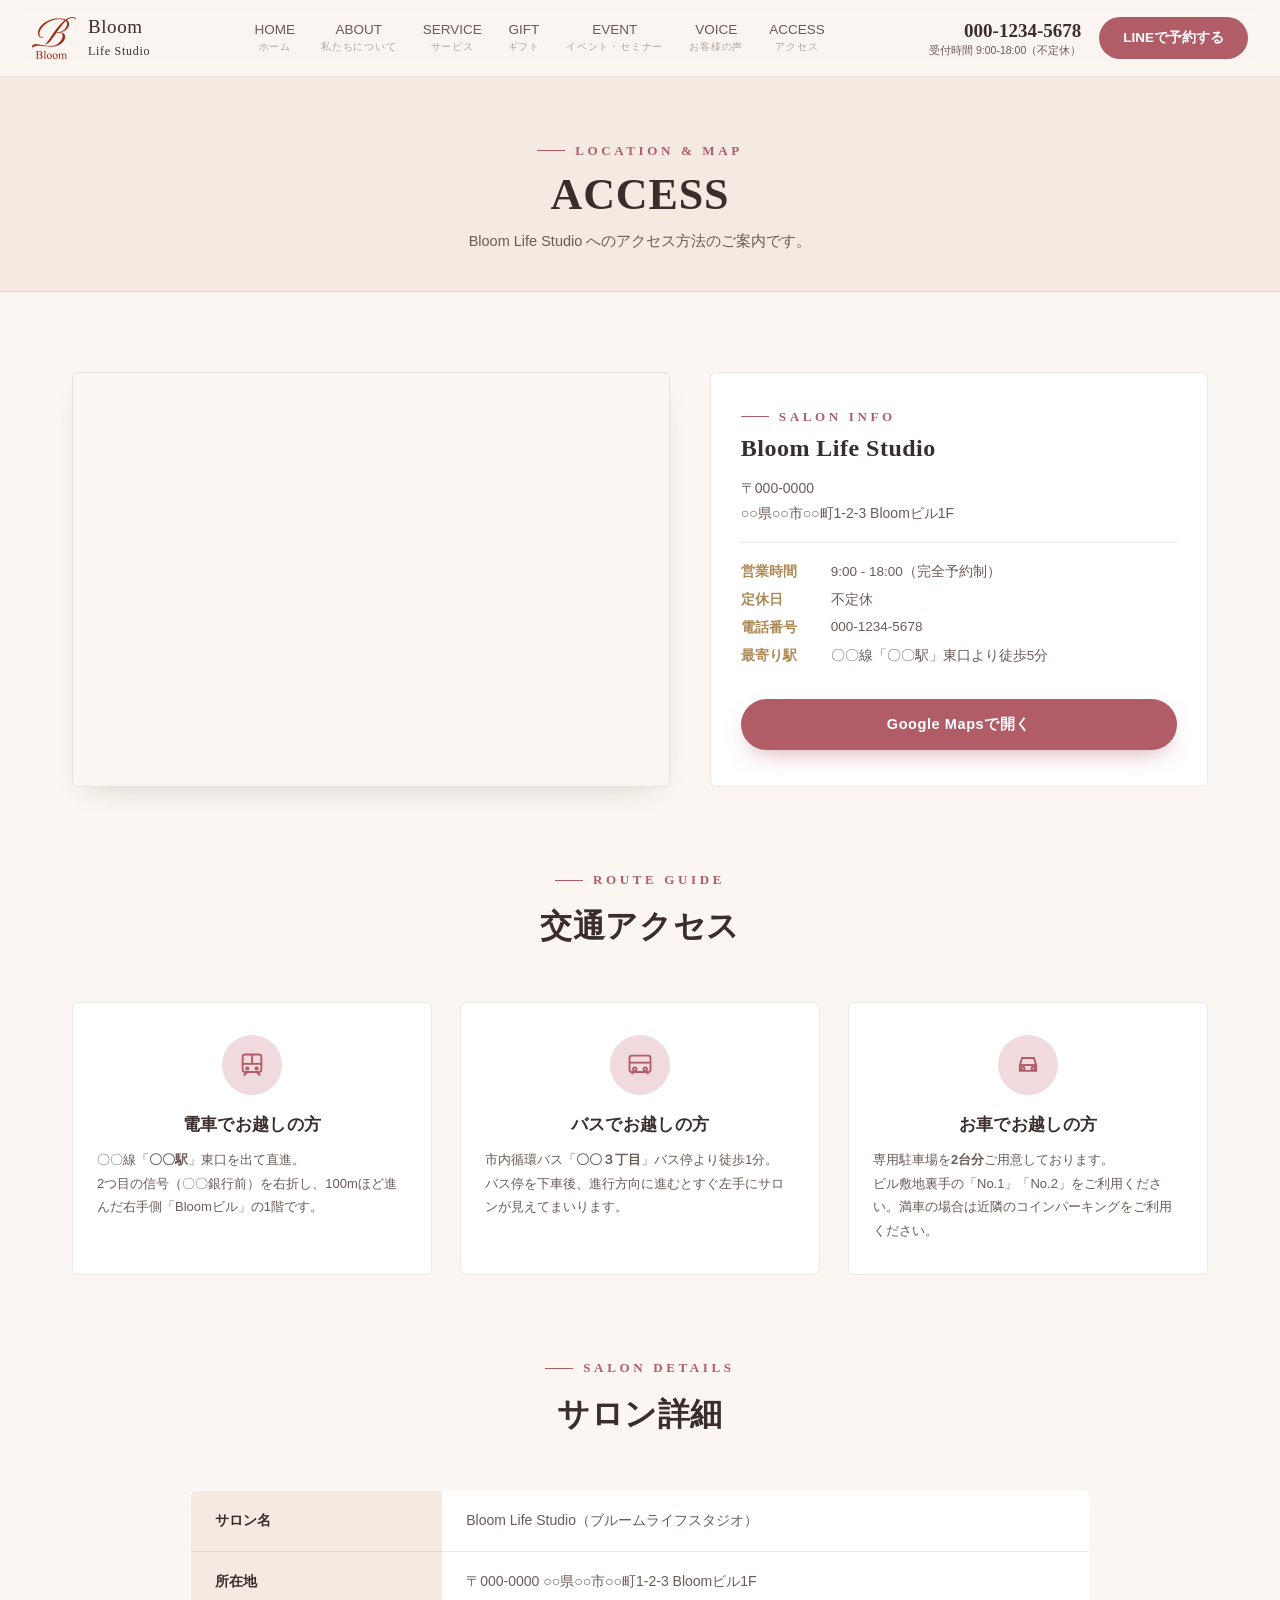
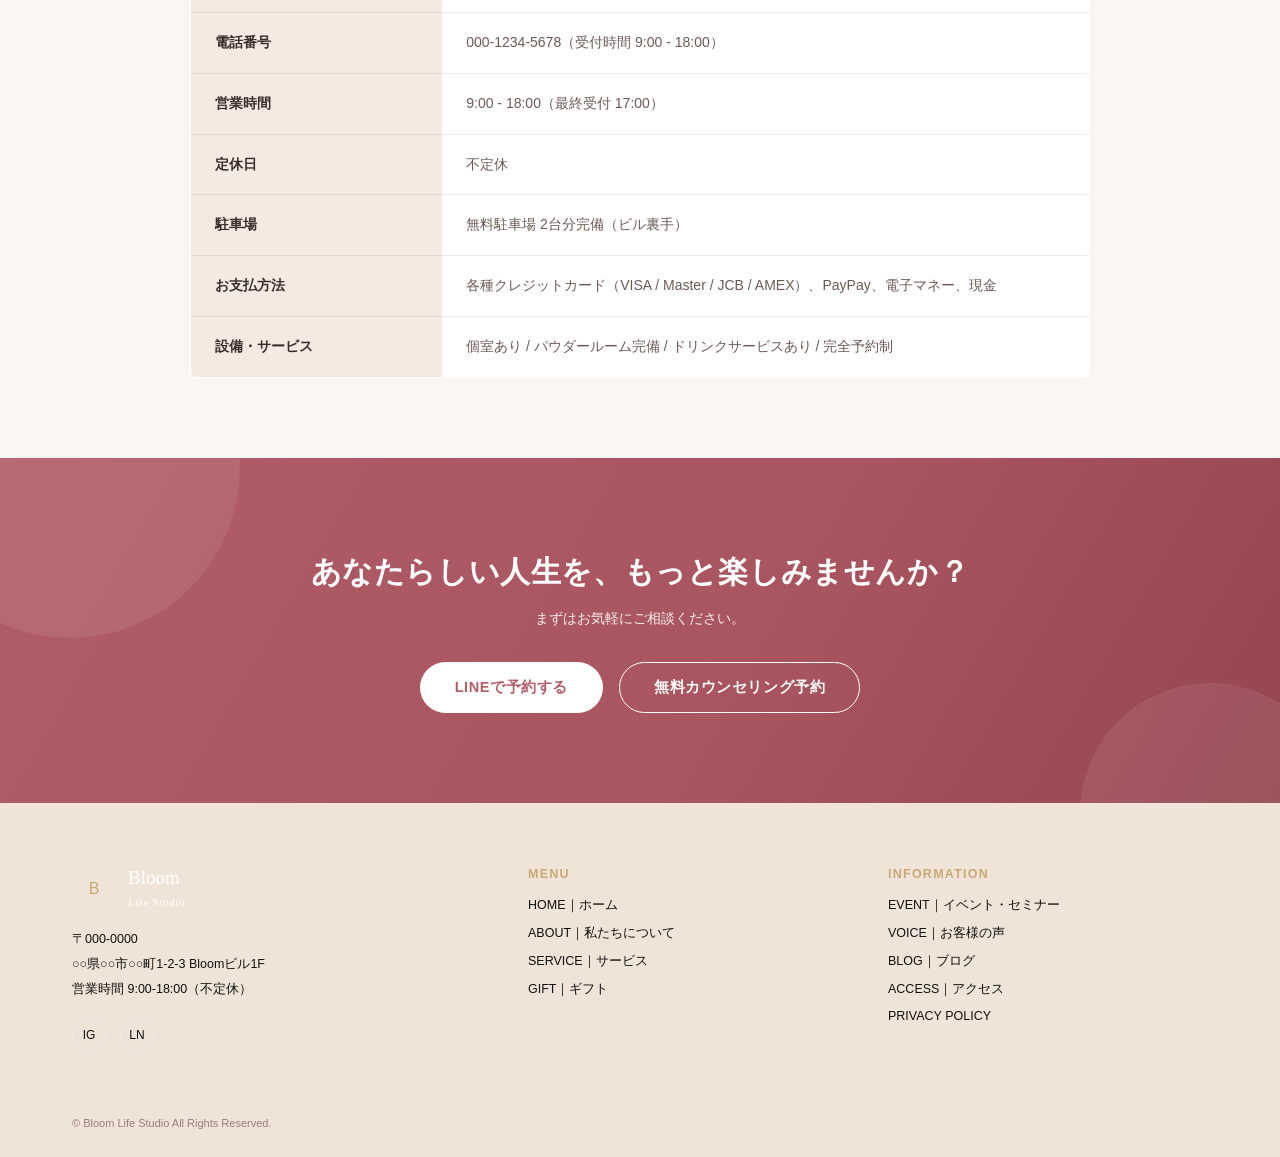
<file: access.html>
<!DOCTYPE html>
<html lang="ja">

<head>
  <meta charset="UTF-8">
  <meta name="viewport" content="width=device-width, initial-scale=1.0">
  <title>ACCESS | Bloom Life Studio - 女性の人生をトータルサポートするライフスタイルサロン</title>
  <link rel="preconnect" href="https://fonts.googleapis.com">
  <link rel="stylesheet" href="style.css">
  <link rel="stylesheet" href="access.css">
</head>

<body>

  <header>
    <div class="header-inner">
      <a href="index.html" class="logo">
        <div class="logo-mark"><img src="img/logo.svg" alt=""></div>
        <div class="logo-text">
          <div class="en">Bloom<br><span style="font-size:12px;letter-spacing:.06em;">Life Studio</span></div>
        </div>
      </a>
      <nav class="main-nav">
        <a href="index.html#hero">HOME<span class="sub">ホーム</span></a>
        <a href="index.html#about">ABOUT<span class="sub">私たちについて</span></a>
        <a href="index.html#service">SERVICE<span class="sub">サービス</span></a>
        <a href="index.html#gift">GIFT<span class="sub">ギフト</span></a>
        <a href="index.html#event">EVENT<span class="sub">イベント・セミナー</span></a>
        <a href="index.html#voice">VOICE<span class="sub">お客様の声</span></a>
        <a href="access.html">ACCESS<span class="sub">アクセス</span></a>
      </nav>
      <div class="header-cta">
        <div class="tel-block">
          <div class="num">000-1234-5678</div>
          <div class="hours">受付時間 9:00-18:00（不定休）</div>
        </div>
        <a href="#" class="line-btn"><span class="label">LINEで予約する</span></a>
      </div>
      <button class="burger" aria-label="メニュー"><span></span><span></span><span></span></button>
    </div>
  </header>

  <!-- ページヘッダー -->
  <section class="page-header">
    <div class="wrap center">
      <span class="eyebrow" style="justify-content:center;">LOCATION &amp; MAP</span>
      <h1>ACCESS</h1>
      <p class="lead">Bloom Life Studio へのアクセス方法のご案内です。</p>
    </div>
  </section>

  <!-- メインコンテンツ -->
  <section class="access-section">
    <div class="wrap">
      
      <!-- 地図 ＆ ハイライト -->
      <div class="access-map-grid">
        <div class="map-container">
          <!-- Googleマップ埋め込み（※ダミーURL） -->
          <iframe 
            src="https://www.google.com/maps/embed?pb=!1m18!1m12!1m3!1d3240.828012345678!2d139.70000000000002!3d35.690000000000005!2m3!1f0!2f0!3f0!3m2!1i1024!2i768!4f13.1!3m3!1m2!1s0x0%3A0x0!2zMzXCsDQxJzI0LjAiTiAxMznCsDQyJzAwLjAiRQ!5e0!3m2!1sja!2sjp!4v1600000000000!5m2!1sja!2sjp" 
            width="100%" 
            height="100%" 
            style="border:0;" 
            allowfullscreen="" 
            loading="lazy" 
            referrerpolicy="no-referrer-when-downgrade">
          </iframe>
        </div>
        <div class="access-summary-card">
          <span class="eyebrow">SALON INFO</span>
          <h2>Bloom Life Studio</h2>
          <p class="address">
            〒000-0000<br>
            ○○県○○市○○町1-2-3 Bloomビル1F
          </p>
          <div class="info-list">
            <dl>
              <dt>営業時間</dt>
              <dd>9:00 - 18:00（完全予約制）</dd>
            </dl>
            <dl>
              <dt>定休日</dt>
              <dd>不定休</dd>
            </dl>
            <dl>
              <dt>電話番号</dt>
              <dd>000-1234-5678</dd>
            </dl>
            <dl>
              <dt>最寄り駅</dt>
              <dd>〇〇線「〇〇駅」東口より徒歩5分</dd>
            </dl>
          </div>
          <a href="https://maps.google.com" target="_blank" rel="noopener noreferrer" class="btn btn-primary map-link-btn">
            Google Mapsで開く
          </a>
        </div>
      </div>

      <!-- 交通手段別の案内 -->
      <div class="route-guide">
        <div class="section-head center">
          <span class="eyebrow" style="justify-content:center;">ROUTE GUIDE</span>
          <h2>交通アクセス</h2>
        </div>

        <div class="route-grid">
          <div class="route-card">
            <div class="route-icon">
              <!-- 電車アイコン -->
              <svg width="28" height="28" viewBox="0 0 24 24" fill="none" stroke="currentColor" stroke-width="1.6">
                <rect x="4" y="3" width="16" height="15" rx="2" />
                <path d="M4 11h16" />
                <path d="M12 3v8" />
                <circle cx="8" cy="15" r="1" />
                <circle cx="16" cy="15" r="1" />
                <path d="m8 18-3 3" />
                <path d="m16 18 3 3" />
              </svg>
            </div>
            <h3>電車でお越しの方</h3>
            <p class="desc">
              〇〇線「<strong>〇〇駅</strong>」東口を出て直進。<br>
              2つ目の信号（〇〇銀行前）を右折し、100mほど進んだ右手側「Bloomビル」の1階です。
            </p>
          </div>

          <div class="route-card">
            <div class="route-icon">
              <!-- バスアイコン -->
              <svg width="28" height="28" viewBox="0 0 24 24" fill="none" stroke="currentColor" stroke-width="1.6">
                <rect x="3" y="4" width="18" height="14" rx="2" />
                <path d="M3 10h18" />
                <circle cx="7.5" cy="15.5" r="1.5" />
                <circle cx="16.5" cy="15.5" r="1.5" />
                <path d="M5.5 18v2" />
                <path d="M18.5 18v2" />
              </svg>
            </div>
            <h3>バスでお越しの方</h3>
            <p class="desc">
              市内循環バス「<strong>〇〇３丁目</strong>」バス停より徒歩1分。<br>
              バス停を下車後、進行方向に進むとすぐ左手にサロンが見えてまいります。
            </p>
          </div>

          <div class="route-card">
            <div class="route-icon">
              <!-- 車アイコン -->
              <svg width="28" height="28" viewBox="0 0 24 24" fill="none" stroke="currentColor" stroke-width="1.6">
                <path d="M5 17h14v-5l-2-6H7L5 12v5Z" />
                <circle cx="7.5" cy="15" r="1.5" />
                <circle cx="16.5" cy="15" r="1.5" />
                <path d="M5 12h14" />
              </svg>
            </div>
            <h3>お車でお越しの方</h3>
            <p class="desc">
              専用駐車場を<strong>2台分</strong>ご用意しております。<br>
              ビル敷地裏手の「No.1」「No.2」をご利用ください。満車の場合は近隣のコインパーキングをご利用ください。
            </p>
          </div>
        </div>
      </div>

      <!-- 店舗詳細情報テーブル -->
      <div class="shop-detail">
        <div class="section-head center">
          <span class="eyebrow" style="justify-content:center;">SALON DETAILS</span>
          <h2>サロン詳細</h2>
        </div>

        <table class="detail-table">
          <tr>
            <th>サロン名</th>
            <td>Bloom Life Studio（ブルームライフスタジオ）</td>
          </tr>
          <tr>
            <th>所在地</th>
            <td>〒000-0000 ○○県○○市○○町1-2-3 Bloomビル1F</td>
          </tr>
          <tr>
            <th>電話番号</th>
            <td>000-1234-5678（受付時間 9:00 - 18:00）</td>
          </tr>
          <tr>
            <th>営業時間</th>
            <td>9:00 - 18:00（最終受付 17:00）</td>
          </tr>
          <tr>
            <th>定休日</th>
            <td>不定休</td>
          </tr>
          <tr>
            <th>駐車場</th>
            <td>無料駐車場 2台分完備（ビル裏手）</td>
          </tr>
          <tr>
            <th>お支払方法</th>
            <td>各種クレジットカード（VISA / Master / JCB / AMEX）、PayPay、電子マネー、現金</td>
          </tr>
          <tr>
            <th>設備・サービス</th>
            <td>個室あり / パウダールーム完備 / ドリンクサービスあり / 完全予約制</td>
          </tr>
        </table>
      </div>

    </div>
  </section>

  <!-- CTAバンド -->
  <section class="cta-band">
    <div class="wrap">
      <h2>あなたらしい人生を、もっと楽しみませんか？</h2>
      <p>まずはお気軽にご相談ください。</p>
      <div class="cta-actions">
        <a href="#" class="btn btn-primary">LINEで予約する</a>
        <a href="counseling.html" class="btn btn-outline">無料カウンセリング予約</a>
      </div>
    </div>
  </section>

  <!-- フッター -->
  <footer id="access">
    <div class="wrap">
      <div class="footer-grid">
        <div>
          <div class="footer-logo">
            <div class="logo-mark">B</div>
            <div>
              <div class="en">Bloom<br><span style="font-size:11px;letter-spacing:.06em;">Life Studio</span></div>
            </div>
          </div>
          <div class="footer-addr">
            〒000-0000<br>
            ○○県○○市○○町1-2-3 Bloomビル1F<br>
            営業時間 9:00-18:00（不定休）
          </div>
          <div class="footer-social">
            <a href="#" aria-label="Instagram">IG</a>
            <a href="#" aria-label="LINE">LN</a>
          </div>
        </div>
        <div class="footer-col">
          <h5>MENU</h5>
          <a href="index.html#hero">HOME｜ホーム</a>
          <a href="index.html#about">ABOUT｜私たちについて</a>
          <a href="index.html#service">SERVICE｜サービス</a>
          <a href="index.html#gift">GIFT｜ギフト</a>
        </div>
        <div class="footer-col">
          <h5>INFORMATION</h5>
          <a href="index.html#event">EVENT｜イベント・セミナー</a>
          <a href="index.html#voice">VOICE｜お客様の声</a>
          <a href="blog.html">BLOG｜ブログ</a>
          <a href="access.html">ACCESS｜アクセス</a>
          <a href="privacy.html">PRIVACY POLICY</a>
        </div>
      </div>
      <div class="footer-bottom">
        <span>© Bloom Life Studio All Rights Reserved.</span>
      </div>
    </div>
  </footer>

  <script>
    // ヘッダー：スクロールに応じた影の付与
    const header = document.querySelector('header');
    window.addEventListener('scroll', () => {
      header.style.boxShadow = window.scrollY > 12 ? '0 8px 24px -18px rgba(58,46,44,.4)' : 'none';
    });
  </script>
</body>

</html>
</file>
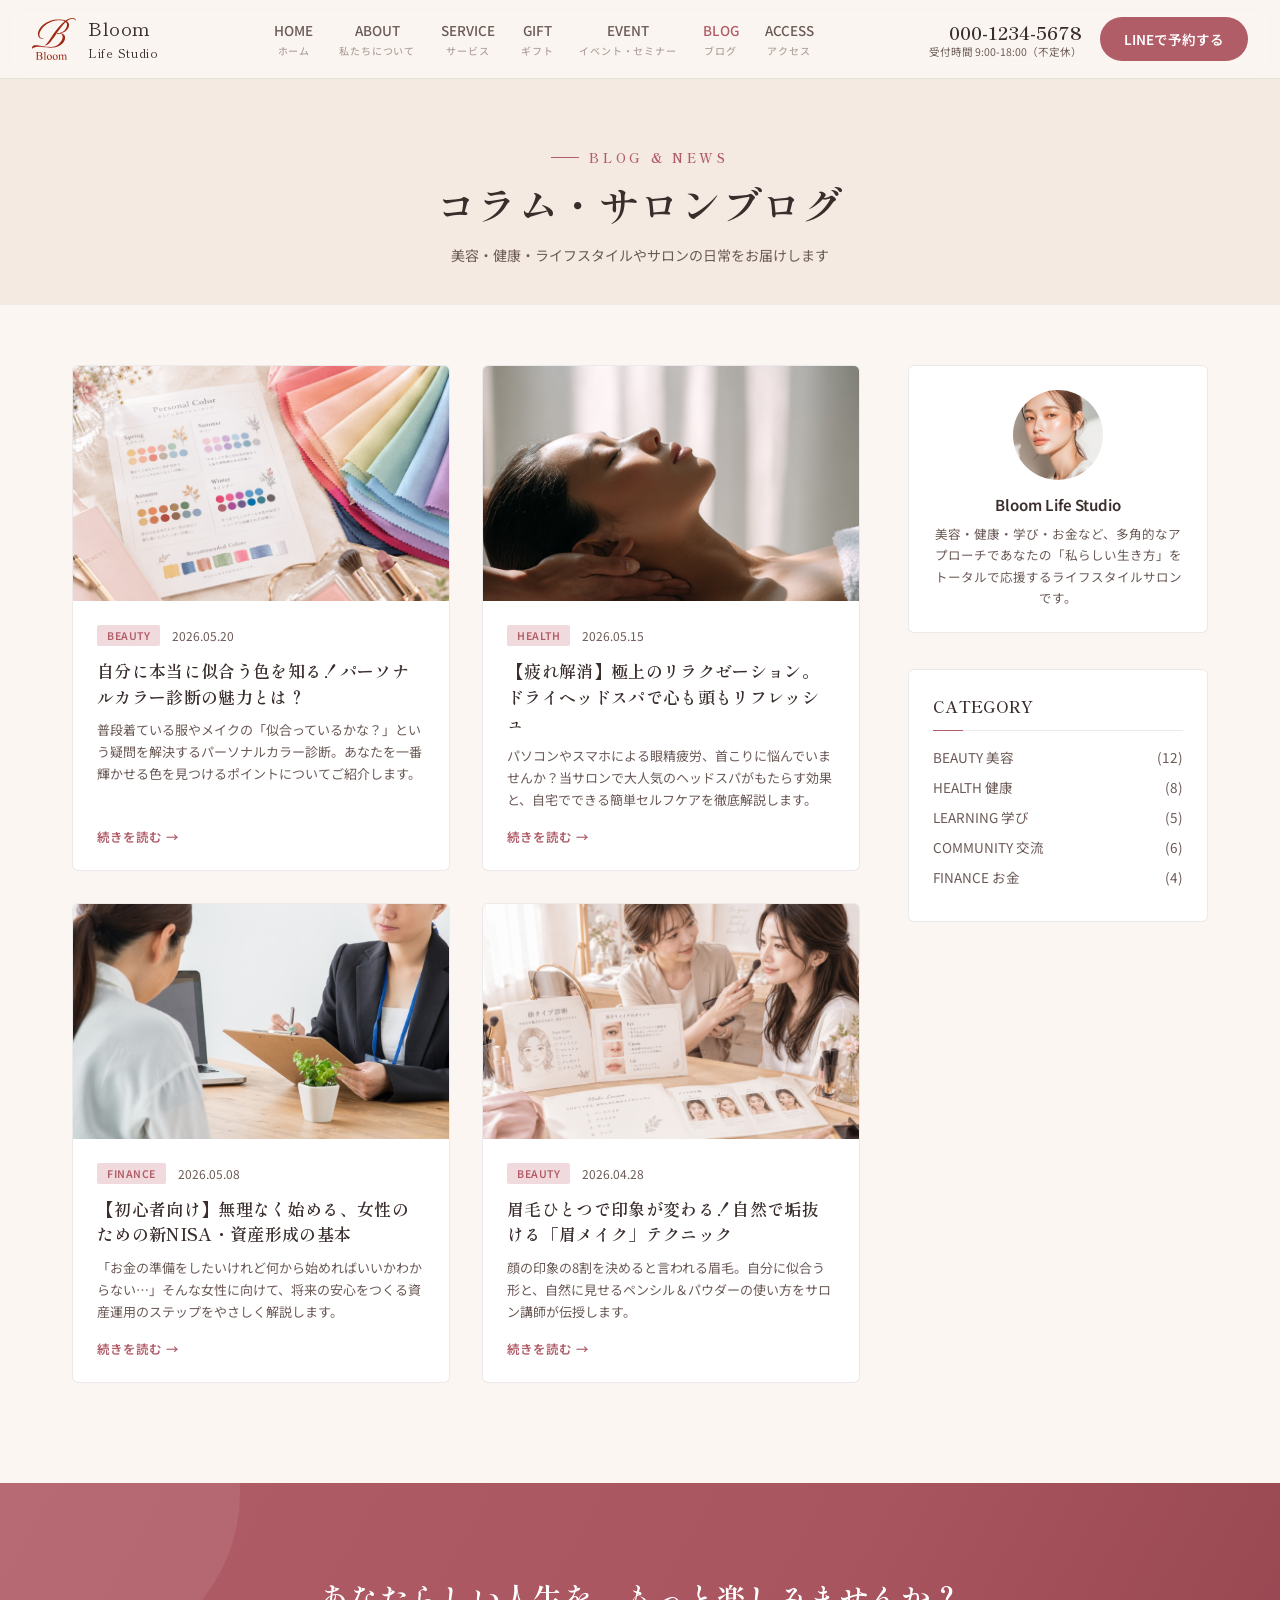
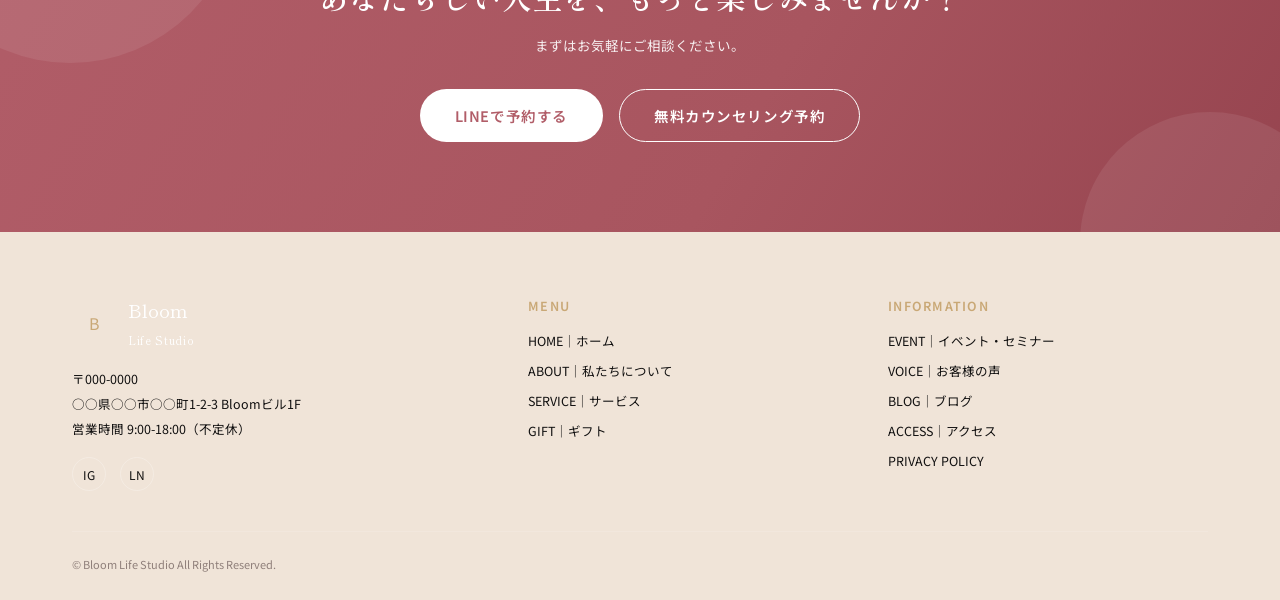
<file: blog.html>
<!DOCTYPE html>
<html lang="ja">

<head>
  <meta charset="UTF-8">
  <meta name="viewport" content="width=device-width, initial-scale=1.0">
  <title>BLOG｜Bloom Life Studio</title>
  <link rel="preconnect" href="https://fonts.googleapis.com">
  <link rel="preconnect" href="https://fonts.gstatic.com" crossorigin>
  <link href="https://fonts.googleapis.com/css2?family=Noto+Sans+JP:wght@400;500;600;700&family=Shippori+Mincho:wght@500;600;700&display=swap" rel="stylesheet">
  <link rel="stylesheet" href="style.css">
  <style>
    /* ===== ブログページ専用スタイル ===== */
    .blog-hero {
      background: var(--cream-deep);
      padding: 60px 0 40px;
      text-align: center;
    }
    .blog-hero h1 {
      font-size: clamp(28px, 3.5vw, 40px);
      margin-top: 8px;
    }

    .blog-container {
      padding: 60px 0 100px;
    }
    .blog-layout {
      display: grid;
      grid-template-columns: 1fr 300px;
      gap: 48px;
    }

    /* 記事カード一覧 */
    .blog-grid {
      display: grid;
      grid-template-columns: repeat(2, 1fr);
      gap: 32px;
    }
    .blog-card {
      background: #fff;
      border: 1px solid var(--line);
      border-radius: 6px;
      overflow: hidden;
      transition: transform .3s ease, box-shadow .3s ease;
      cursor: pointer;
      display: flex;
      flex-direction: column;
    }
    .blog-card:hover {
      transform: translateY(-6px);
      box-shadow: 0 20px 36px -20px rgba(58,46,44,.25);
    }
    .blog-card-thumb {
      aspect-ratio: 16/10;
      overflow: hidden;
      position: relative;
    }
    .blog-card-thumb img {
      width: 100%;
      height: 100%;
      object-fit: cover;
      transition: transform .5s ease;
    }
    .blog-card:hover .blog-card-thumb img {
      transform: scale(1.05);
    }
    .blog-card-body {
      padding: 24px;
      display: flex;
      flex-direction: column;
      flex-grow: 1;
    }
    .blog-meta {
      display: flex;
      align-items: center;
      gap: 12px;
      margin-bottom: 12px;
    }
    .blog-cat {
      font-size: 10.5px;
      font-weight: 600;
      padding: 3px 10px;
      border-radius: 2px;
      background: var(--rose-pale);
      color: var(--rose-deep);
      letter-spacing: .05em;
    }
    .blog-date {
      font-size: 12px;
      color: var(--ink-soft);
    }
    .blog-card-title {
      font-size: 17px;
      line-height: 1.5;
      font-weight: 600;
      margin-bottom: 10px;
      color: var(--ink);
    }
    .blog-card-excerpt {
      font-size: 13px;
      color: var(--ink-soft);
      line-height: 1.7;
      display: -webkit-box;
      -webkit-line-clamp: 3;
      -webkit-box-orient: vertical;
      overflow: hidden;
      margin-bottom: 16px;
    }
    .blog-card-more {
      margin-top: auto;
      font-size: 12.5px;
      font-weight: 600;
      color: var(--rose-deep);
      display: flex;
      align-items: center;
      gap: 4px;
    }

    /* 記事詳細（デフォルト非表示） */
    .blog-detail-view {
      display: none;
      background: #fff;
      border: 1px solid var(--line);
      border-radius: 8px;
      padding: 40px;
    }
    .blog-detail-view.is-active {
      display: block;
    }
    .back-to-list {
      display: inline-flex;
      align-items: center;
      gap: 8px;
      font-size: 13.5px;
      color: var(--ink-soft);
      font-weight: 500;
      cursor: pointer;
      margin-bottom: 28px;
      transition: color .2s ease;
    }
    .back-to-list:hover {
      color: var(--rose-deep);
    }
    .detail-head {
      margin-bottom: 32px;
      padding-bottom: 24px;
      border-bottom: 1px solid var(--line);
    }
    .detail-head h1 {
      font-size: clamp(22px, 3vw, 30px);
      line-height: 1.4;
      margin-top: 14px;
    }
    .detail-thumb {
      width: 100%;
      max-height: 420px;
      object-fit: cover;
      border-radius: 6px;
      margin-bottom: 36px;
    }
    .detail-content {
      font-size: 15px;
      line-height: 2;
      color: var(--ink);
    }
    .detail-content h2 {
      font-size: 20px;
      margin: 40px 0 18px;
      padding-left: 12px;
      border-left: 3px solid var(--rose-deep);
      line-height: 1.4;
    }
    .detail-content p {
      margin-bottom: 20px;
    }

    /* サイドバー */
    .sidebar {
      display: flex;
      flex-direction: column;
      gap: 36px;
    }
    .widget {
      background: #fff;
      border: 1px solid var(--line);
      border-radius: 6px;
      padding: 24px;
    }
    .widget-title {
      font-family: 'Shippori Mincho', serif;
      font-size: 16px;
      padding-bottom: 12px;
      margin-bottom: 16px;
      border-bottom: 1px solid var(--line);
      position: relative;
    }
    .widget-title::after {
      content: "";
      position: absolute;
      bottom: -1px;
      left: 0;
      width: 30px;
      height: 1px;
      background: var(--rose-deep);
    }
    .cat-list li {
      margin-bottom: 10px;
    }
    .cat-list a {
      font-size: 13.5px;
      color: var(--ink-soft);
      display: flex;
      justify-content: space-between;
      transition: color .2s ease;
    }
    .cat-list a:hover {
      color: var(--rose-deep);
    }
    .profile-widget {
      text-align: center;
    }
    .profile-img {
      width: 90px;
      height: 90px;
      border-radius: 50%;
      margin: 0 auto 14px;
      object-fit: cover;
    }
    .profile-name {
      font-weight: 600;
      font-size: 15px;
      margin-bottom: 8px;
    }
    .profile-text {
      font-size: 12.5px;
      color: var(--ink-soft);
      line-height: 1.7;
    }

    /* レスポンシブ */
    @media(max-width: 960px) {
      .blog-layout {
        grid-template-columns: 1fr;
      }
      .blog-grid {
        grid-template-columns: 1fr;
      }
      .blog-detail-view {
        padding: 24px;
      }
    }
  </style>
</head>

<body>

  <!-- ヘッダー -->
  <header>
    <div class="header-inner">
      <a href="index.html" class="logo">
        <div class="logo-mark"><img src="img/logo.svg" alt=""></div>
        <div class="logo-text">
          <div class="en">Bloom<br><span style="font-size:12px;letter-spacing:.06em;">Life Studio</span></div>
        </div>
      </a>
      <nav class="main-nav">
        <a href="index.html#hero">HOME<span class="sub">ホーム</span></a>
        <a href="index.html#about">ABOUT<span class="sub">私たちについて</span></a>
        <a href="index.html#service">SERVICE<span class="sub">サービス</span></a>
        <a href="index.html#gift">GIFT<span class="sub">ギフト</span></a>
        <a href="index.html#event">EVENT<span class="sub">イベント・セミナー</span></a>
        <a href="blog.html" style="color:var(--rose-deep);">BLOG<span class="sub">ブログ</span></a>
        <a href="index.html#access">ACCESS<span class="sub">アクセス</span></a>
      </nav>
      <div class="header-cta">
        <div class="tel-block">
          <div class="num">000-1234-5678</div>
          <div class="hours">受付時間 9:00-18:00（不定休）</div>
        </div>
        <a href="#" class="line-btn"><span class="label">LINEで予約する</span></a>
      </div>
      <button class="burger" aria-label="メニュー"><span></span><span></span><span></span></button>
    </div>
  </header>

  <!-- ヒーローエリア -->
  <section class="blog-hero">
    <div class="wrap">
      <span class="eyebrow" style="justify-content:center;">BLOG & NEWS</span>
      <h1>コラム・サロンブログ</h1>
      <p style="margin-top:12px; color:var(--ink-soft); font-size:14px;">美容・健康・ライフスタイルやサロンの日常をお届けします</p>
    </div>
  </section>

  <!-- メインコンテンツ -->
  <div class="blog-container">
    <div class="wrap">
      <div class="blog-layout">

        <!-- 左側：記事一覧 / 詳細ビュー -->
        <main>
          <!-- 一覧ビュー -->
          <div class="blog-grid" id="blogListView">

            <!-- 記事1 -->
            <article class="blog-card" onclick="openArticle(1)">
              <div class="blog-card-thumb">
                <img src="img/personalcolor.png" alt="パーソナルカラー診断">
              </div>
              <div class="blog-card-body">
                <div class="blog-meta">
                  <span class="blog-cat">BEAUTY</span>
                  <span class="blog-date">2026.05.20</span>
                </div>
                <h2 class="blog-card-title">自分に本当に似合う色を知る！パーソナルカラー診断の魅力とは？</h2>
                <p class="blog-card-excerpt">普段着ている服やメイクの「似合っているかな？」という疑問を解決するパーソナルカラー診断。あなたを一番輝かせる色を見つけるポイントについてご紹介します。</p>
                <div class="blog-card-more">続きを読む <span>→</span></div>
              </div>
            </article>

            <!-- 記事2 -->
            <article class="blog-card" onclick="openArticle(2)">
              <div class="blog-card-thumb">
                <img src="img/head.png" alt="ドライヘッドスパ">
              </div>
              <div class="blog-card-body">
                <div class="blog-meta">
                  <span class="blog-cat">HEALTH</span>
                  <span class="blog-date">2026.05.15</span>
                </div>
                <h2 class="blog-card-title">【疲れ解消】極上のリラクゼーション。ドライヘッドスパで心も頭もリフレッシュ</h2>
                <p class="blog-card-excerpt">パソコンやスマホによる眼精疲労、首こりに悩んでいませんか？当サロンで大人気のヘッドスパがもたらす効果と、自宅でできる簡単セルフケアを徹底解説します。</p>
                <div class="blog-card-more">続きを読む <span>→</span></div>
              </div>
            </article>

            <!-- 記事3 -->
            <article class="blog-card" onclick="openArticle(3)">
              <div class="blog-card-thumb">
                <img src="img/money.jpg" alt="マネー講座">
              </div>
              <div class="blog-card-body">
                <div class="blog-meta">
                  <span class="blog-cat">FINANCE</span>
                  <span class="blog-date">2026.05.08</span>
                </div>
                <h2 class="blog-card-title">【初心者向け】無理なく始める、女性のための新NISA・資産形成の基本</h2>
                <p class="blog-card-excerpt">「お金の準備をしたいけれど何から始めればいいかわからない…」そんな女性に向けて、将来の安心をつくる資産運用のステップをやさしく解説します。</p>
                <div class="blog-card-more">続きを読む <span>→</span></div>
              </div>
            </article>

            <!-- 記事4 -->
            <article class="blog-card" onclick="openArticle(4)">
              <div class="blog-card-thumb">
                <img src="img/makelesson.png" alt="メイクレッスン">
              </div>
              <div class="blog-card-body">
                <div class="blog-meta">
                  <span class="blog-cat">BEAUTY</span>
                  <span class="blog-date">2026.04.28</span>
                </div>
                <h2 class="blog-card-title">眉毛ひとつで印象が変わる！自然で垢抜ける「眉メイク」テクニック</h2>
                <p class="blog-card-excerpt">顔の印象の8割を決めると言われる眉毛。自分に似合う形と、自然に見せるペンシル＆パウダーの使い方をサロン講師が伝授します。</p>
                <div class="blog-card-more">続きを読む <span>→</span></div>
              </div>
            </article>

          </div>

          <!-- 詳細ビュー -->
          <div class="blog-detail-view" id="blogDetailView">
            <div class="back-to-list" onclick="closeArticle()">
              <span>←</span> 一覧に戻る
            </div>

            <!-- 動的に差し替えられるエリア -->
            <div id="detailContent">
              <!-- JSで内容が挿入されます -->
            </div>
          </div>
        </main>

        <!-- 右側：サイドバー -->
        <aside class="sidebar">
          <!-- スタッフ紹介 -->
          <div class="widget profile-widget">
            <img src="img/top.png" alt="Bloom Life Studio スタッフ" class="profile-img">
            <div class="profile-name">Bloom Life Studio</div>
            <p class="profile-text">美容・健康・学び・お金など、多角的なアプローチであなたの「私らしい生き方」をトータルで応援するライフスタイルサロンです。</p>
          </div>

          <!-- カテゴリー一覧 -->
          <div class="widget">
            <h3 class="widget-title">CATEGORY</h3>
            <ul class="cat-list">
              <li><a href="#">BEAUTY 美容 <span>(12)</span></a></li>
              <li><a href="#">HEALTH 健康 <span>(8)</span></a></li>
              <li><a href="#">LEARNING 学び <span>(5)</span></a></li>
              <li><a href="#">COMMUNITY 交流 <span>(6)</span></a></li>
              <li><a href="#">FINANCE お金 <span>(4)</span></a></li>
            </ul>
          </div>
        </aside>

      </div>
    </div>
  </div>

  <!-- CTAバンド -->
  <section class="cta-band">
    <div class="wrap">
      <h2>あなたらしい人生を、もっと楽しみませんか？</h2>
      <p>まずはお気軽にご相談ください。</p>
      <div class="cta-actions">
        <a href="#" class="btn btn-primary">LINEで予約する</a>
        <a href="counseling.html" class="btn btn-outline">無料カウンセリング予約</a>
      </div>
    </div>
  </section>

  <!-- フッター -->
  <footer>
    <div class="wrap">
      <div class="footer-grid">
        <div>
          <div class="footer-logo">
            <div class="logo-mark">B</div>
            <div>
              <div class="en">Bloom<br><span style="font-size:11px;letter-spacing:.06em;">Life Studio</span></div>
            </div>
          </div>
          <div class="footer-addr">
            〒000-0000<br>
            ○○県○○市○○町1-2-3 Bloomビル1F<br>
            営業時間 9:00-18:00（不定休）
          </div>
          <div class="footer-social">
            <a href="#" aria-label="Instagram">IG</a>
            <a href="#" aria-label="LINE">LN</a>
          </div>
        </div>
        <div class="footer-col">
          <h5>MENU</h5>
          <a href="index.html#hero">HOME｜ホーム</a>
          <a href="index.html#about">ABOUT｜私たちについて</a>
          <a href="index.html#service">SERVICE｜サービス</a>
          <a href="index.html#gift">GIFT｜ギフト</a>
        </div>
        <div class="footer-col">
          <h5>INFORMATION</h5>
          <a href="index.html#event">EVENT｜イベント・セミナー</a>
          <a href="index.html#voice">VOICE｜お客様の声</a>
          <a href="blog.html">BLOG｜ブログ</a>
          <a href="index.html#access">ACCESS｜アクセス</a>
          <a href="#">PRIVACY POLICY</a>
        </div>
      </div>
      <div class="footer-bottom">
        <span>© Bloom Life Studio All Rights Reserved.</span>
      </div>
    </div>
  </footer>

  <script>
    // 記事データの保持
    const articles = {
      1: {
        title: "自分に本当に似合う色を知る！パーソナルカラー診断の魅力とは？",
        category: "BEAUTY",
        date: "2026.05.20",
        thumb: "img/personalcolor.png",
        content: `
          <p>「いつも似たような色の服ばかり買ってしまう」「新しいコスメを買ったけれど、なんだかしっくりこない…」そんな経験はありませんか？</p>
          <h2>パーソナルカラーを知るメリット</h2>
          <p>パーソナルカラーとは、肌や髪、瞳の色などその人が生まれ持った身体の色と雰囲気に調和し、より美しく魅力的に見せる色のことです。</p>
          <p>自分に似合う色を身につけることで、以下のような嬉しい効果があります。</p>
          <ul>
            <li>・肌の透明感が増し、血色がよく健康的に見える</li>
            <li>・クマやシワなどの肌トラブルが目立ちにくくなる</li>
            <li>・服やコスメ選びに悩まなくなり、買い物の失敗が減る</li>
          </ul>
          <h2>サロンでの診断の流れ</h2>
          <p>Bloom Life Studioでは、丁寧なカウンセリングを行ったうえで、カラードレープ（布）をお顔に当てて診断していきます。あなた本来の美しさを引き出すプロのアドバイスを、ぜひ体感してみてください。</p>
        `
      },
      2: {
        title: "【疲れ解消】極上のリラクゼーション。ドライヘッドスパで心も頭もリフレッシュ",
        category: "HEALTH",
        date: "2026.05.15",
        thumb: "img/head.png",
        content: `
          <p>長時間のPC作業やスマホの利用で、目が重く感じたり、頭が重だるく感じたりしていませんか？</p>
          <h2>頭皮のコリは全身の不調のもと</h2>
          <p>頭皮は顔の皮膚と一枚でつながっています。頭皮の筋肉が緊張して固くなると、血行が悪くなり、首・肩こりや顔のたるみ、慢性的な疲労感を引き起こす原因となります。</p>
          <h2>当サロンのドライヘッドスパのこだわり</h2>
          <p>水やオイルを使わず、オールハンドで頭皮から首・肩まわりまでじっくり揉みほぐします。心地よい刺激とリラックス空間で、短時間でも驚くほどのスッキリ感を味わっていただけます。</p>
        `
      },
      3: {
        title: "【初心者向け】無理なく始める、女性のための新NISA・資産形成の基本",
        category: "FINANCE",
        date: "2026.05.08",
        thumb: "img/money.jpg",
        content: `
          <p>将来の生活や老後のお金について、漠然とした不安を抱えている女性は少なくありません。今回は、初心者の方でも安心してスタートできる資産運用についてお伝えします。</p>
          <h2>なぜ今、資産形成が必要なの？</h2>
          <p>低金利が続く現代では、ただ銀行にお金を預けておくだけでは資産は増えません。インフレ（物価上昇）対策としても、お金に働いてもらう「投資」の視点が大切になってきます。</p>
          <h2>無理のない一歩から始めましょう</h2>
          <p>少額から始められる制度を活用することで、リスクを抑えた運用が可能です。Bloom Life Studioでは、お金のプロが分かりやすくアドバイスする個別相談やセミナーも開催しています。</p>
        `
      },
      4: {
        title: "眉毛ひとつで印象が変わる！自然で垢抜ける「眉メイク」テクニック",
        category: "BEAUTY",
        date: "2026.04.28",
        thumb: "img/makelesson.png",
        content: `
          <p>メイクの中でも「一番難しい」という声を多くいただくのが「眉毛（アイブロウ）」です。</p>
          <h2>黄金比率で自分に合った眉の形を見つける</h2>
          <p>眉頭・眉山・眉尻の位置を決める基本の黄金比率を押さえるだけで、一気に垢抜けた印象に仕上がります。自眉の生え方を活かすことが自然に見せるポイントです。</p>
          <h2>パウダーとペンシルの使い分け</h2>
          <p>全体はふんわりとパウダーで埋め、足りない毛をペンシルで一本ずつ描き足すことで、立体感のある旬顔が叶います。レッスンでは、ご自身で再現できるよう丁寧にアドバイスいたします。</p>
        `
      }
    };

    // 記事詳細を開く処理
    function openArticle(id) {
      const article = articles[id];
      if (!article) return;

      const detailContainer = document.getElementById('detailContent');
      detailContainer.innerHTML = `
        <div class="detail-head">
          <div class="blog-meta">
            <span class="blog-cat">${article.category}</span>
            <span class="blog-date">${article.date}</span>
          </div>
          <h1>${article.title}</h1>
        </div>
        <img src="${article.thumb}" alt="${article.title}" class="detail-thumb">
        <div class="detail-content">
          ${article.content}
        </div>
      `;

      document.getElementById('blogListView').style.display = 'none';
      document.getElementById('blogDetailView').classList.add('is-active');
      window.scrollTo({ top: 200, behavior: 'smooth' });
    }

    // 記事詳細から一覧に戻る処理
    function closeArticle() {
      document.getElementById('blogDetailView').classList.remove('is-active');
      document.getElementById('blogListView').style.display = 'grid';
      window.scrollTo({ top: 200, behavior: 'smooth' });
    }
  </script>
</body>

</html>
</file>
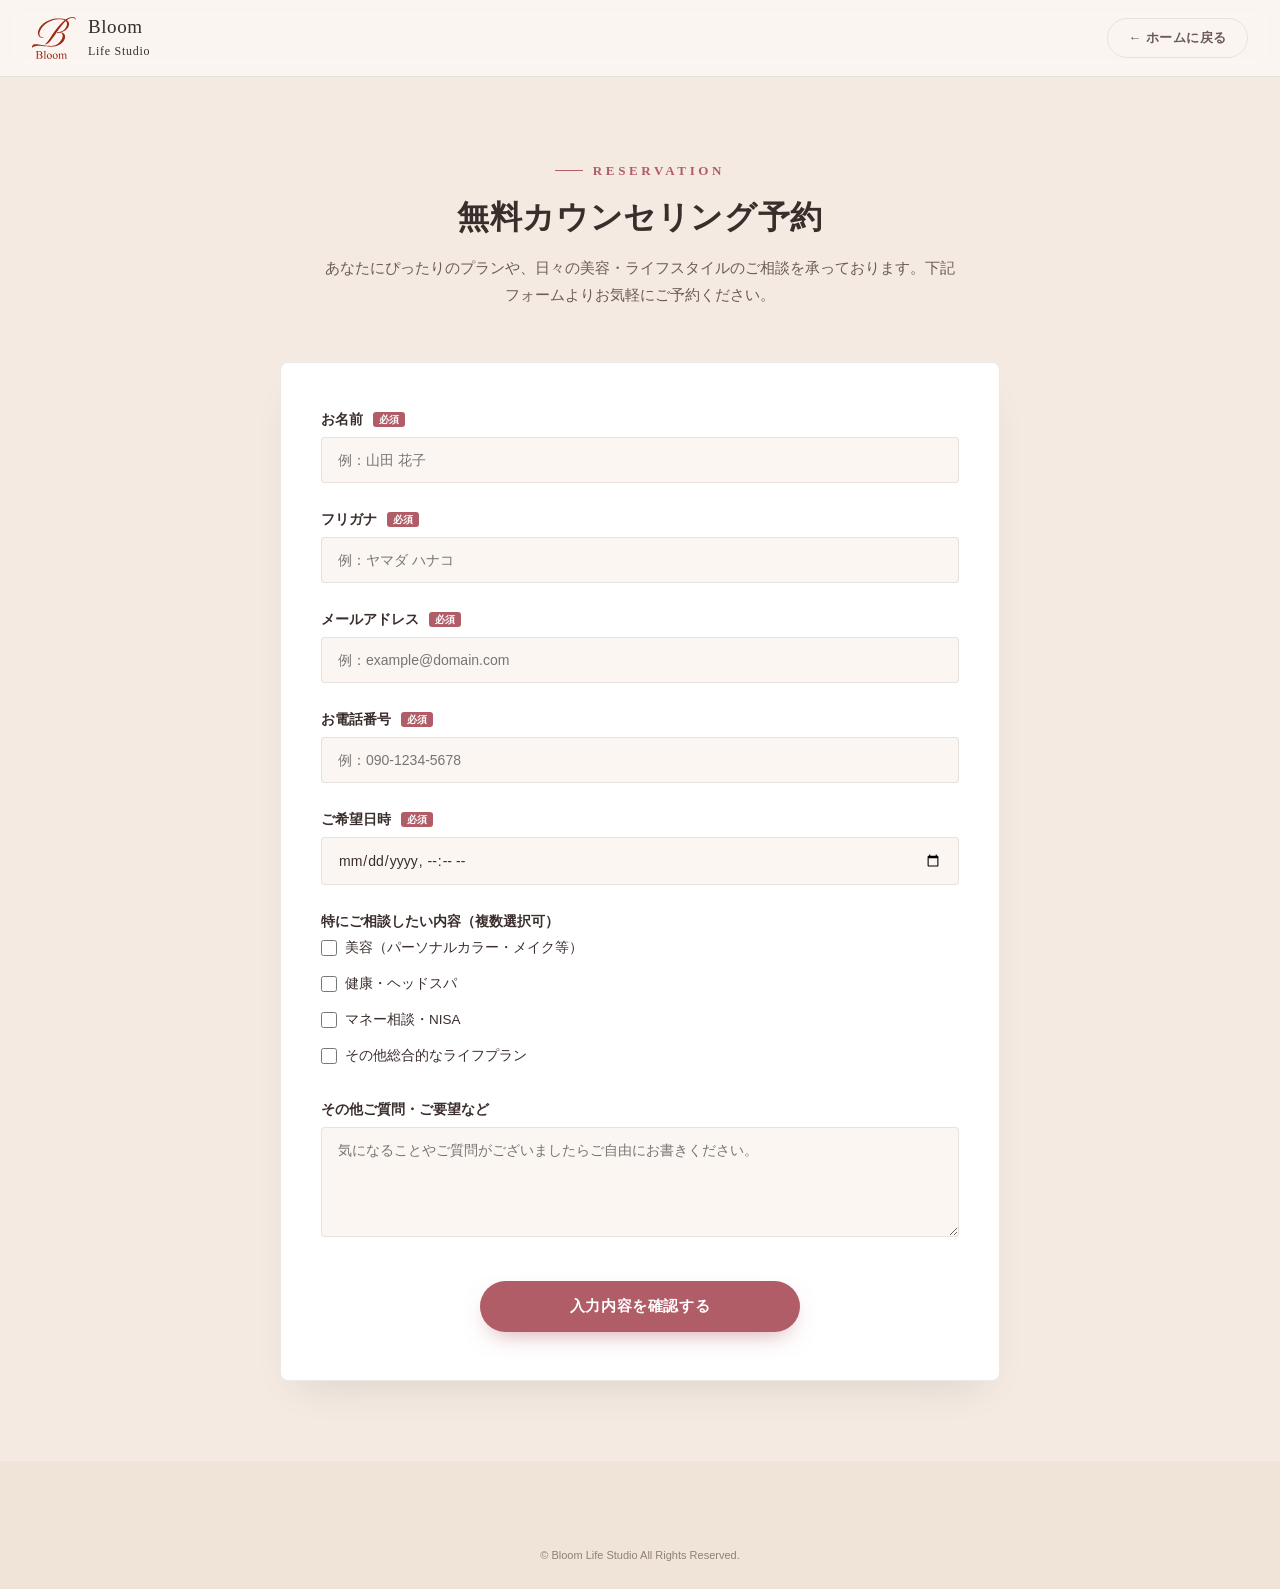
<file: counseling.html>
<!DOCTYPE html>
<html lang="ja">

<head>
  <meta charset="UTF-8">
  <meta name="viewport" content="width=device-width, initial-scale=1.0">
  <title>無料カウンセリング予約 | Bloom Life Studio</title>
  <link rel="preconnect" href="https://fonts.googleapis.com">
  <link rel="stylesheet" href="style.css">
  <link rel="stylesheet" href="form.css">
</head>

<body>

  <header>
    <div class="header-inner">
      <a href="index.html" class="logo">
        <div class="logo-mark"><img src="img/logo.svg" alt=""></div>
        <div class="logo-text">
          <div class="en">Bloom<br><span style="font-size:12px;letter-spacing:.06em;">Life Studio</span></div>
        </div>
      </a>
      <div class="header-cta">
        <a href="index.html" class="btn btn-ghost" style="padding: 10px 20px; font-size: 13px;">← ホームに戻る</a>
      </div>
    </div>
  </header>

  <main class="form-main">
    <div class="wrap">
      <div class="section-head center">
        <span class="eyebrow" style="justify-content:center;">RESERVATION</span>
        <h2>無料カウンセリング予約</h2>
        <p>あなたにぴったりのプランや、日々の美容・ライフスタイルのご相談を承っております。下記フォームよりお気軽にご予約ください。</p>
      </div>

      <div class="form-container">
        <form action="complete.html" method="POST">
          <div class="form-group">
            <label for="name">お名前 <span class="required">必須</span></label>
            <input type="text" id="name" name="name" placeholder="例：山田 花子" required>
          </div>

          <div class="form-group">
            <label for="kana">フリガナ <span class="required">必須</span></label>
            <input type="text" id="kana" name="kana" placeholder="例：ヤマダ ハナコ" required>
          </div>

          <div class="form-group">
            <label for="email">メールアドレス <span class="required">必須</span></label>
            <input type="email" id="email" name="email" placeholder="例：example@domain.com" required>
          </div>

          <div class="form-group">
            <label for="tel">お電話番号 <span class="required">必須</span></label>
            <input type="tel" id="tel" name="tel" placeholder="例：090-1234-5678" required>
          </div>

          <div class="form-group">
            <label for="date">ご希望日時 <span class="required">必須</span></label>
            <input type="datetime-local" id="date" name="date" required>
          </div>

          <div class="form-group">
            <label for="category">特にご相談したい内容（複数選択可）</label>
            <div class="checkbox-group">
              <label><input type="checkbox" name="support[]" value="美容（パーソナルカラー・メイク等）"> 美容（パーソナルカラー・メイク等）</label>
              <label><input type="checkbox" name="support[]" value="健康・ヘッドスパ"> 健康・ヘッドスパ</label>
              <label><input type="checkbox" name="support[]" value="マネー相談・NISA"> マネー相談・NISA</label>
              <label><input type="checkbox" name="support[]" value="その他総合的なライフプラン"> その他総合的なライフプラン</label>
            </div>
          </div>

          <div class="form-group">
            <label for="message">その他ご質問・ご要望など</label>
            <textarea id="message" name="message" rows="5" placeholder="気になることやご質問がございましたらご自由にお書きください。"></textarea>
          </div>

          <div class="form-submit center">
            <button type="submit" class="btn btn-primary" style="width: 100%; max-width: 320px;">入力内容を確認する</button>
          </div>
        </form>
      </div>
    </div>
  </main>

  <footer>
    <div class="wrap" style="text-align: center;">
      <div class="footer-bottom" style="justify-content: center;">
        <span>© Bloom Life Studio All Rights Reserved.</span>
      </div>
    </div>
  </footer>

</body>

</html>
</file>
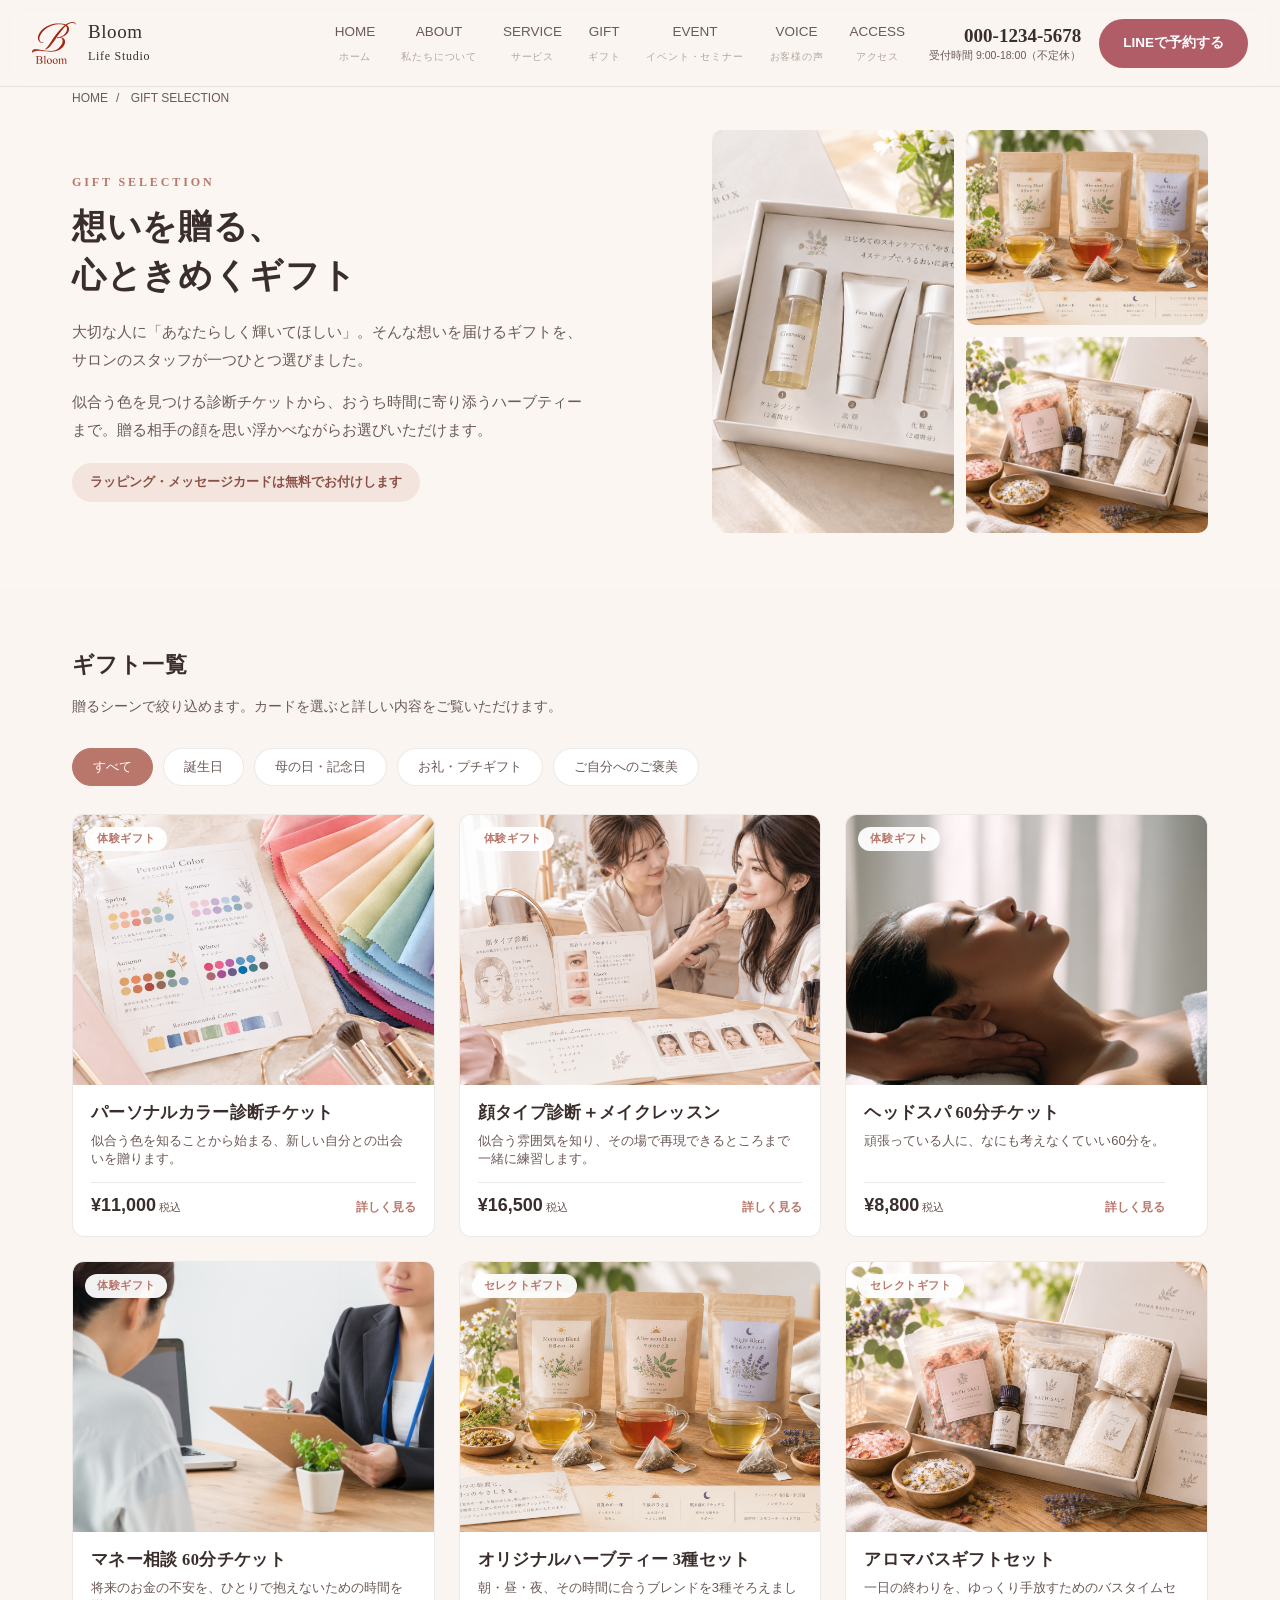
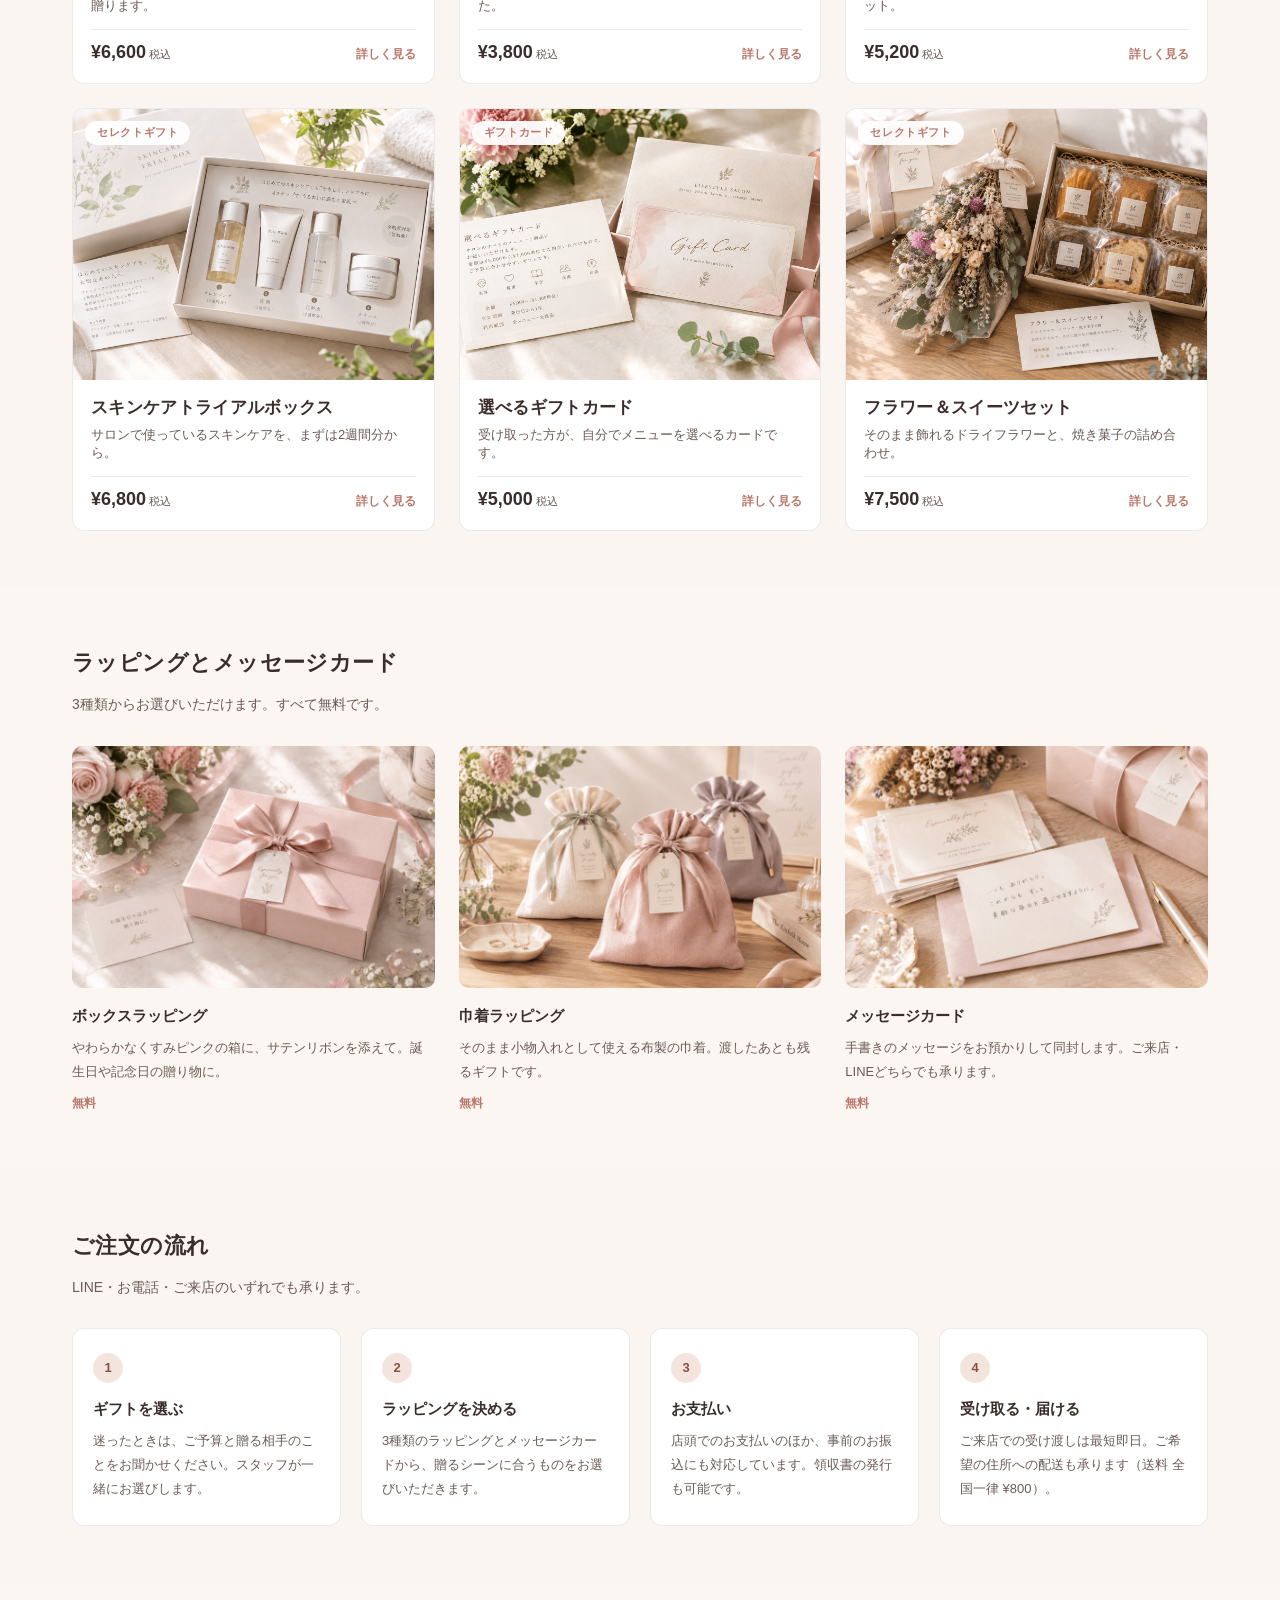
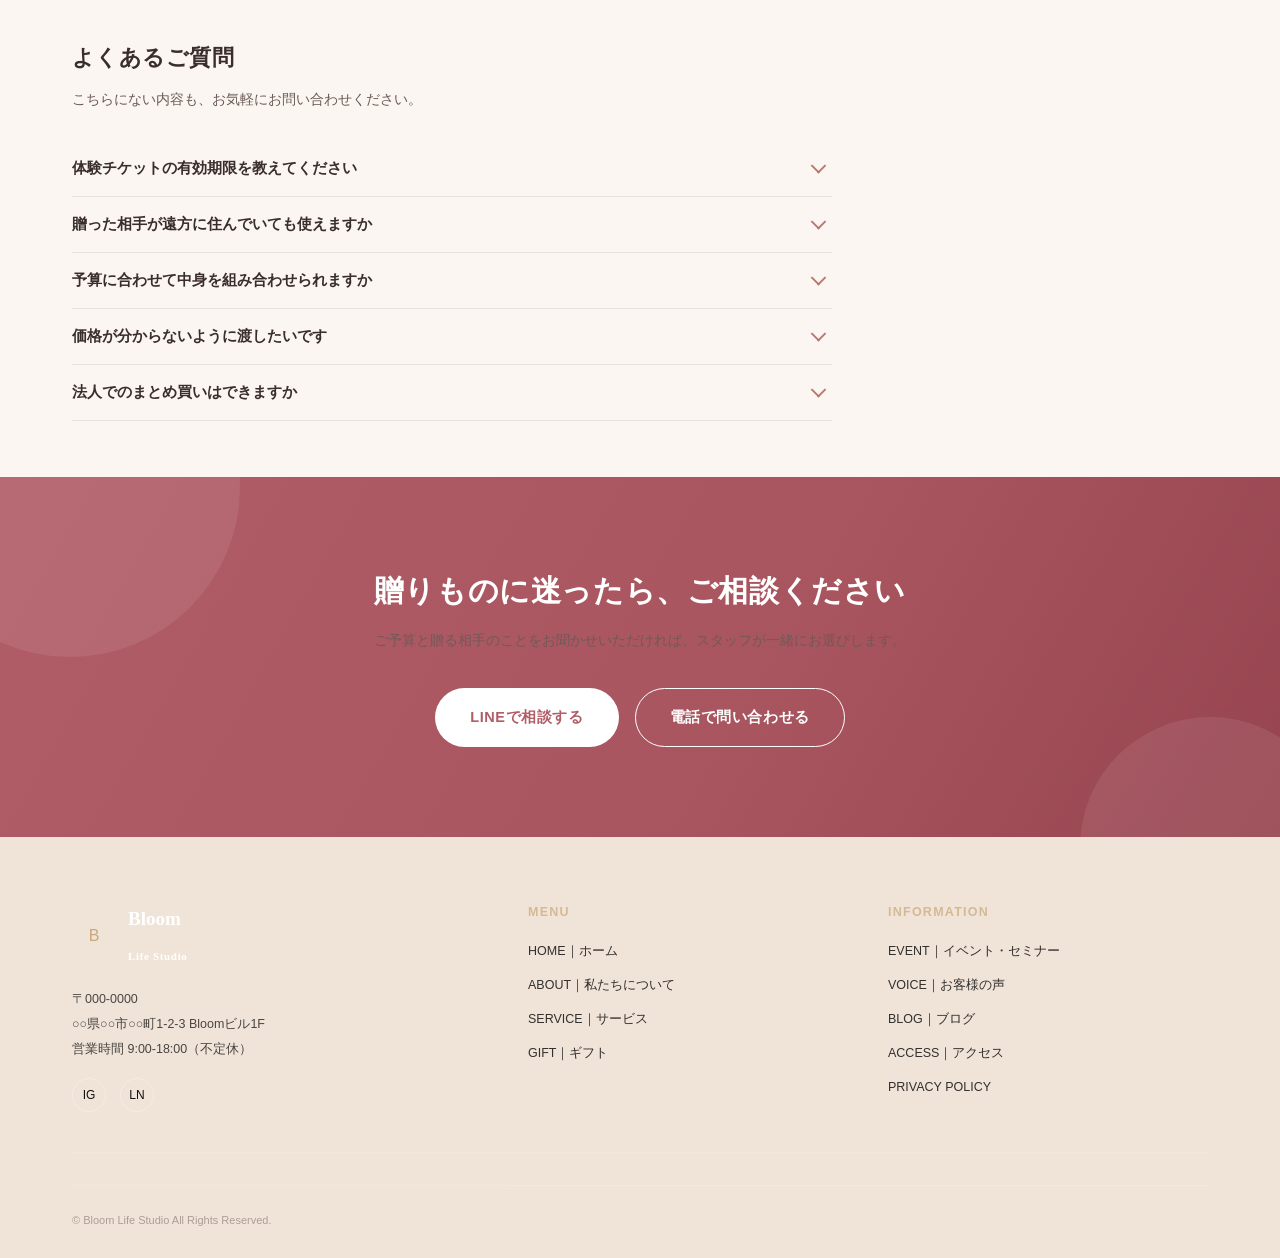
<file: gift.html>
<!DOCTYPE html>
<html lang="ja">

<head>
  <meta charset="UTF-8">
  <meta name="viewport" content="width=device-width, initial-scale=1.0">
  <title>ギフト一覧 | Bloom Life Studio</title>
  <meta name="description" content="Bloom Life Studioのギフトセレクション。診断やヘッドスパの体験チケットから、ハーブティー・スキンケアまで。ラッピングとメッセージカードは無料でお付けします。">
  <link rel="preconnect" href="https://fonts.googleapis.com">

  <!-- ▼ style.css が無い環境でも表示できるようにするフォールバック。
       style.css より前に置いてあるので、本番では style.css 側が優先されます。 -->
  <style>
    :root{
      --ink:#3a2e2c; --ink-soft:#6b5b57; --line:#e7ded9;
      --paper:#fffdfb; --paper-2:#faf5f1; --accent:#b9776b; --accent-soft:#f3e4de;
    }
    *{box-sizing:border-box}
    body{margin:0;background:var(--paper);color:var(--ink);
      font-family:"Hiragino Sans","Noto Sans JP",system-ui,sans-serif;
      line-height:1.85;-webkit-font-smoothing:antialiased}
    img{max-width:100%;display:block}
    a{color:inherit}
    .wrap{max-width:1080px;margin:0 auto;padding:0 20px}
    .eyebrow{display:flex;align-items:center;gap:8px;font-size:11px;letter-spacing:.16em;color:var(--accent)}

    header{position:sticky;top:0;z-index:50;background:var(--paper);border-bottom:1px solid var(--line)}
    .header-inner{max-width:1200px;margin:0 auto;padding:12px 20px;display:flex;align-items:center;gap:24px}
    .main-nav{display:flex;gap:18px;margin-left:auto;flex-wrap:wrap}
    .main-nav a{text-decoration:none;font-size:13px;font-weight:600;display:grid;text-align:center}
    .main-nav .sub{font-size:10px;color:var(--ink-soft);font-weight:400}
    .header-cta{display:flex;align-items:center;gap:14px}
    .tel-block .num{font-size:17px;font-weight:700}
    .tel-block .hours{font-size:10px;color:var(--ink-soft)}
    .line-btn{background:#06c755;color:#fff;text-decoration:none;padding:10px 16px;border-radius:999px;
      font-size:13px;font-weight:700}
    .burger{display:none;background:none;border:0;padding:8px}
    .burger span{display:block;width:22px;height:2px;background:var(--ink);margin:4px 0}

    .breadcrumb{padding:16px 20px;font-size:12px;color:var(--ink-soft)}
    .breadcrumb a{text-decoration:none}
    .breadcrumb .sep{margin:0 8px}

    .btn{display:inline-block;text-decoration:none;padding:13px 26px;border-radius:999px;
      font-size:14px;font-weight:700;border:1px solid transparent;cursor:pointer}
    .btn-primary{background:var(--accent);color:#fff}
    .btn-outline{border-color:var(--accent);color:var(--accent);background:none}

    .cta-band{background:var(--paper-2);padding:56px 0;text-align:center}
    .cta-band h2{font-size:22px;margin:0 0 6px}
    .cta-band p{color:var(--ink-soft);font-size:14px;margin:0 0 20px}
    .cta-actions{display:flex;gap:12px;justify-content:center;flex-wrap:wrap}

    footer{background:var(--ink);color:#f4ece8;padding:48px 0 20px}
    .footer-grid{display:grid;grid-template-columns:1.4fr 1fr 1fr;gap:32px}
    .footer-logo{display:flex;gap:10px;align-items:center}
    .footer-logo .en{font-weight:700}
    .footer-addr{font-size:12px;opacity:.75;margin-top:14px}
    .footer-social{display:flex;gap:8px;margin-top:14px}
    .footer-social a{width:32px;height:32px;border:1px solid rgba(255,255,255,.35);border-radius:50%;
      display:grid;place-items:center;font-size:11px;text-decoration:none}
    .footer-col h5{font-size:12px;letter-spacing:.1em;margin:0 0 12px;opacity:.7}
    .footer-col a{display:block;font-size:13px;text-decoration:none;opacity:.85;margin-bottom:8px}
    .footer-bottom{border-top:1px solid rgba(255,255,255,.18);margin-top:32px;padding-top:16px;
      font-size:11px;opacity:.7}

    @media (max-width:900px){
      .main-nav,.header-cta{display:none}
      .burger{display:block;margin-left:auto}
      .footer-grid{grid-template-columns:1fr}
    }
  </style>

  <link rel="stylesheet" href="style.css">

  <!-- ▼ このページ専用のスタイル（style.css には無いクラスなので、こちらは常に有効） -->
  <style>
    .gift-hero{padding:20px 0 56px}
    .gift-hero-grid{display:grid;grid-template-columns:1fr .85fr;gap:56px;align-items:center}
    .gift-hero h1{font-size:34px;line-height:1.45;margin:14px 0 18px;font-weight:700}
    .gift-hero h1 .en{display:block;font-size:12px;letter-spacing:.24em;color:var(--accent);
      font-weight:600;margin-bottom:10px}
    .gift-hero p{font-size:15px;color:var(--ink-soft);max-width:34em;margin:0 0 14px}
    .gift-hero-note{display:inline-flex;align-items:center;gap:8px;background:var(--accent-soft);
      color:#8a4f43;border-radius:999px;padding:8px 18px;font-size:12.5px;font-weight:600;margin-top:6px}

    /* ヒーローの写真コラージュ */
    .gift-collage{display:grid;grid-template-columns:1fr 1fr;grid-template-rows:auto auto;gap:12px}
    .gift-collage img{width:100%;height:100%;object-fit:cover;border-radius:10px;
      background:var(--accent-soft)}
    .gift-collage .c1{grid-row:span 2;aspect-ratio:3/5}
    .gift-collage .c2{aspect-ratio:4/3}
    .gift-collage .c3{aspect-ratio:4/3}

    .gift-section{padding:56px 0}
    .gift-section.alt{background:var(--paper-2)}
    .gift-section h2{font-size:22px;margin:0 0 8px}
    .gift-section .sec-lead{color:var(--ink-soft);font-size:14px;margin:0 0 28px}

    /* 絞り込み */
    .gift-filter{display:flex;gap:10px;flex-wrap:wrap;margin-bottom:28px}
    .gift-filter button{background:#fff;border:1px solid var(--line);color:var(--ink-soft);
      border-radius:999px;padding:9px 20px;font-size:13px;cursor:pointer;font-family:inherit;
      transition:background .15s ease,color .15s ease,border-color .15s ease}
    .gift-filter button:hover{border-color:var(--accent);color:var(--accent)}
    .gift-filter button[aria-pressed="true"]{background:var(--accent);border-color:var(--accent);color:#fff}
    .gift-filter button:focus-visible,.gift-card:focus-visible,.faq-q:focus-visible,
    .modal-close:focus-visible{outline:2px solid var(--accent);outline-offset:3px}

    /* 商品カード */
    .gift-grid-cards{display:grid;grid-template-columns:repeat(3,1fr);gap:24px}
    .gift-card{background:#fff;border:1px solid var(--line);border-radius:12px;overflow:hidden;
      text-align:left;padding:0;cursor:pointer;font-family:inherit;color:inherit;display:flex;
      flex-direction:column}
    .gift-card-photo{position:relative;aspect-ratio:4/3;overflow:hidden;background:var(--accent-soft)}
    .gift-card-photo img{width:100%;height:100%;object-fit:cover}
    .gift-card-cat{position:absolute;left:12px;top:12px;background:rgba(255,255,255,.94);
      border-radius:999px;padding:5px 12px;font-size:10.5px;letter-spacing:.06em;font-weight:700;
      color:var(--accent)}
    .gift-card-body{padding:16px 18px 20px;display:flex;flex-direction:column;flex:1}
    .gift-card-body h3{font-size:16.5px;margin:0 0 6px;line-height:1.5}
    .gift-card-body .desc{font-size:13px;color:var(--ink-soft);margin:0 0 14px;flex:1}
    .gift-card-foot{display:flex;align-items:baseline;justify-content:space-between;gap:10px;
      border-top:1px solid var(--line);padding-top:12px}
    .gift-card-price{font-size:18px;font-weight:700}
    .gift-card-price .tax{font-size:11px;font-weight:400;color:var(--ink-soft);margin-left:3px}
    .gift-card-more{font-size:12px;color:var(--accent);font-weight:700;white-space:nowrap}
    .gift-empty{color:var(--ink-soft);font-size:14px;padding:28px 0}

    /* ラッピング */
    .wrap-grid{display:grid;grid-template-columns:repeat(3,1fr);gap:24px}
    .wrap-item img{aspect-ratio:3/2;object-fit:cover;border-radius:10px;width:100%;background:var(--accent-soft)}
    .wrap-item h4{font-size:15px;margin:14px 0 6px}
    .wrap-item p{font-size:13px;color:var(--ink-soft);margin:0}
    .wrap-item .fee{font-size:12px;color:var(--accent);font-weight:700;margin-top:8px}

    /* ご注文の流れ（手順なので番号を使用） */
    .flow{display:grid;grid-template-columns:repeat(4,1fr);gap:20px;counter-reset:step}
    .flow-item{background:#fff;border:1px solid var(--line);border-radius:12px;padding:24px 20px}
    .flow-item::before{counter-increment:step;content:counter(step);display:grid;place-items:center;
      width:30px;height:30px;border-radius:50%;background:var(--accent-soft);color:#8a4f43;
      font-size:13px;font-weight:700;margin-bottom:12px}
    .flow-item h4{font-size:15px;margin:0 0 6px}
    .flow-item p{font-size:13px;color:var(--ink-soft);margin:0}

    /* FAQ */
    .faq{max-width:760px}
    .faq-item{border-bottom:1px solid var(--line)}
    .faq-q{width:100%;background:none;border:0;padding:18px 34px 18px 0;text-align:left;
      font-size:15px;font-weight:600;color:inherit;font-family:inherit;cursor:pointer;position:relative}
    .faq-q::after{content:"";position:absolute;right:8px;top:50%;width:9px;height:9px;
      border-right:2px solid var(--accent);border-bottom:2px solid var(--accent);
      transform:translateY(-70%) rotate(45deg);transition:transform .2s ease}
    .faq-q[aria-expanded="true"]::after{transform:translateY(-30%) rotate(-135deg)}
    .faq-a{display:none;padding:0 0 20px;font-size:14px;color:var(--ink-soft)}
    .faq-q[aria-expanded="true"] + .faq-a{display:block}

    /* 詳細モーダル */
    .modal-backdrop{position:fixed;inset:0;background:rgba(58,46,44,.5);display:none;
      align-items:center;justify-content:center;padding:24px;z-index:100}
    .modal-backdrop.open{display:flex}
    .modal{background:var(--paper);border-radius:14px;max-width:880px;width:100%;
      max-height:88vh;overflow:auto;position:relative}
    .modal-close{position:absolute;right:14px;top:14px;width:36px;height:36px;border-radius:50%;
      border:0;background:rgba(255,255,255,.94);font-size:19px;line-height:1;cursor:pointer;
      color:var(--ink)}
    .modal-grid{display:grid;grid-template-columns:1fr 1fr}
    .modal-photo img{width:100%;height:100%;object-fit:cover;min-height:300px;background:var(--accent-soft);
      border-radius:14px 0 0 14px}
    .modal-body{padding:32px 32px 36px}
    .modal-cat{font-size:10.5px;letter-spacing:.08em;font-weight:700;color:var(--accent)}
    .modal-body h3{font-size:22px;margin:8px 0 12px;line-height:1.5}
    .modal-lead{font-size:14px;color:var(--ink-soft);margin:0 0 20px}
    .modal-price{font-size:26px;font-weight:700;margin-bottom:20px}
    .modal-price .tax{font-size:12px;font-weight:400;color:var(--ink-soft);margin-left:4px}
    .modal-spec{border-top:1px solid var(--line);margin-bottom:20px}
    .modal-spec-row{display:grid;grid-template-columns:82px 1fr;gap:12px;padding:10px 0;
      border-bottom:1px solid var(--line);font-size:13.5px}
    .modal-spec-row .k{color:var(--ink-soft);font-size:13px}
    .modal-scenes{display:flex;gap:6px;flex-wrap:wrap;margin-bottom:22px}
    .modal-scenes span{background:var(--accent-soft);color:#8a4f43;border-radius:999px;
      padding:5px 13px;font-size:11.5px;font-weight:600}
    .modal-actions{display:flex;gap:10px;flex-wrap:wrap}

    @media (prefers-reduced-motion:reduce){*{transition:none!important;animation:none!important}}

    @media (max-width:900px){
      .gift-hero-grid{grid-template-columns:1fr;gap:32px}
      .gift-hero h1{font-size:26px}
      .gift-grid-cards,.wrap-grid{grid-template-columns:1fr 1fr}
      .flow{grid-template-columns:1fr 1fr}
      .modal-grid{grid-template-columns:1fr}
      .modal-photo img{border-radius:14px 14px 0 0;min-height:220px;aspect-ratio:16/9}
      .modal-body{padding:24px 22px 28px}
    }
    @media (max-width:560px){
      .gift-grid-cards,.wrap-grid,.flow{grid-template-columns:1fr}
      .gift-collage .c1{grid-row:auto;aspect-ratio:4/3}
    }
  </style>
</head>

<body>

  <header>
    <div class="header-inner">
      <a href="index.html" class="logo">
        <div class="logo-mark"><img src="img/logo.svg" alt=""></div>
        <div class="logo-text">
          <div class="en">Bloom<br><span style="font-size:12px;letter-spacing:.06em;">Life Studio</span></div>
        </div>
      </a>
      <nav class="main-nav">
        <a href="index.html#hero">HOME<span class="sub">ホーム</span></a>
        <a href="index.html#about">ABOUT<span class="sub">私たちについて</span></a>
        <a href="index.html#service">SERVICE<span class="sub">サービス</span></a>
        <a href="gift.html">GIFT<span class="sub">ギフト</span></a>
        <a href="index.html#event">EVENT<span class="sub">イベント・セミナー</span></a>
        <a href="index.html#voice">VOICE<span class="sub">お客様の声</span></a>
        <a href="index.html#access">ACCESS<span class="sub">アクセス</span></a>
      </nav>
      <div class="header-cta">
        <div class="tel-block">
          <div class="num">000-1234-5678</div>
          <div class="hours">受付時間 9:00-18:00（不定休）</div>
        </div>
        <a href="#" class="line-btn"><span class="label">LINEで予約する</span></a>
      </div>
      <button class="burger" aria-label="メニュー"><span></span><span></span><span></span></button>
    </div>
  </header>

  <div class="wrap breadcrumb">
    <a href="index.html">HOME</a><span class="sep">/</span>
    <span class="current">GIFT SELECTION</span>
  </div>

  <!-- ページ冒頭 -->
  <section class="gift-hero">
    <div class="wrap gift-hero-grid">
      <div>
        <h1><span class="en">GIFT SELECTION</span>想いを贈る、<br>心ときめくギフト</h1>
        <p>大切な人に「あなたらしく輝いてほしい」。そんな想いを届けるギフトを、サロンのスタッフが一つひとつ選びました。</p>
        <p>似合う色を見つける診断チケットから、おうち時間に寄り添うハーブティーまで。贈る相手の顔を思い浮かべながらお選びいただけます。</p>
        <div class="gift-hero-note">ラッピング・メッセージカードは無料でお付けします</div>
      </div>
      <div class="gift-collage">
        <!-- ▼ 仮画像（Unsplash）。img/ 配下の写真に差し替えてください -->
        <img class="c1" src="img/skin.png" alt="リボンをかけたギフトボックス">
        <img class="c2" src="img/tea.png" alt="ラッピングされたギフト">
        <img class="c3" src="img/salt.png" alt="メッセージカードを添えた贈り物">
      </div>
    </div>
  </section>

  <!-- ギフト一覧 -->
  <section class="gift-section alt" id="lineup">
    <div class="wrap">
      <h2>ギフト一覧</h2>
      <p class="sec-lead">贈るシーンで絞り込めます。カードを選ぶと詳しい内容をご覧いただけます。</p>

      <div class="gift-filter" id="giftFilter" role="group" aria-label="贈るシーンで絞り込む"></div>
      <div class="gift-grid-cards" id="giftGrid"></div>
      <p class="gift-empty" id="giftEmpty" hidden>該当するギフトがありません。別のシーンをお選びください。</p>
    </div>
  </section>

  <!-- ラッピング -->
  <section class="gift-section">
    <div class="wrap">
      <h2>ラッピングとメッセージカード</h2>
      <p class="sec-lead">3種類からお選びいただけます。すべて無料です。</p>
      <div class="wrap-grid">
        <div class="wrap-item">
          <!-- ▼ 仮画像 -->
          <img src="img/lappingbox.png" alt="ボックスラッピング">
          <h4>ボックスラッピング</h4>
          <p>やわらかなくすみピンクの箱に、サテンリボンを添えて。誕生日や記念日の贈り物に。</p>
          <div class="fee">無料</div>
        </div>
        <div class="wrap-item">
          <!-- ▼ 仮画像 -->
          <img src="img/lapping.png" alt="巾着ラッピング">
          <h4>巾着ラッピング</h4>
          <p>そのまま小物入れとして使える布製の巾着。渡したあとも残るギフトです。</p>
          <div class="fee">無料</div>
        </div>
        <div class="wrap-item">
          <!-- ▼ 仮画像 -->
          <img src="img/messagecard.png" alt="メッセージカード">
          <h4>メッセージカード</h4>
          <p>手書きのメッセージをお預かりして同封します。ご来店・LINEどちらでも承ります。</p>
          <div class="fee">無料</div>
        </div>
      </div>
    </div>
  </section>

  <!-- ご注文の流れ -->
  <section class="gift-section alt">
    <div class="wrap">
      <h2>ご注文の流れ</h2>
      <p class="sec-lead">LINE・お電話・ご来店のいずれでも承ります。</p>
      <div class="flow">
        <div class="flow-item">
          <h4>ギフトを選ぶ</h4>
          <p>迷ったときは、ご予算と贈る相手のことをお聞かせください。スタッフが一緒にお選びします。</p>
        </div>
        <div class="flow-item">
          <h4>ラッピングを決める</h4>
          <p>3種類のラッピングとメッセージカードから、贈るシーンに合うものをお選びいただきます。</p>
        </div>
        <div class="flow-item">
          <h4>お支払い</h4>
          <p>店頭でのお支払いのほか、事前のお振込にも対応しています。領収書の発行も可能です。</p>
        </div>
        <div class="flow-item">
          <h4>受け取る・届ける</h4>
          <p>ご来店での受け渡しは最短即日。ご希望の住所への配送も承ります（送料 全国一律 ¥800）。</p>
        </div>
      </div>
    </div>
  </section>

  <!-- FAQ -->
  <section class="gift-section">
    <div class="wrap">
      <h2>よくあるご質問</h2>
      <p class="sec-lead">こちらにない内容も、お気軽にお問い合わせください。</p>
      <div class="faq" id="faq">
        <div class="faq-item">
          <button class="faq-q" aria-expanded="false">体験チケットの有効期限を教えてください</button>
          <div class="faq-a">発行日から6か月間です。期限が近づいた場合はご相談いただければ延長を承りますので、お気軽にお申し付けください。</div>
        </div>
        <div class="faq-item">
          <button class="faq-q" aria-expanded="false">贈った相手が遠方に住んでいても使えますか</button>
          <div class="faq-a">マネー相談はオンラインでの対応が可能です。診断・施術のメニューはご来店が必要になりますので、遠方の方にはモノのギフトをおすすめしています。</div>
        </div>
        <div class="faq-item">
          <button class="faq-q" aria-expanded="false">予算に合わせて中身を組み合わせられますか</button>
          <div class="faq-a">承ります。ハーブティーとスキンケアを組み合わせるなど、ご予算に応じたセットをお作りします。LINEでご希望の金額をお知らせください。</div>
        </div>
        <div class="faq-item">
          <button class="faq-q" aria-expanded="false">価格が分からないように渡したいです</button>
          <div class="faq-a">金額の記載がない明細をお付けし、価格が分かるものは同封しません。ご購入時にその旨をお伝えください。</div>
        </div>
        <div class="faq-item">
          <button class="faq-q" aria-expanded="false">法人でのまとめ買いはできますか</button>
          <div class="faq-a">周年記念やご退職のお祝いなど、10個以上のご注文も承っています。名入れのご相談も可能ですので、お電話にてお問い合わせください。</div>
        </div>
      </div>
    </div>
  </section>

  <section class="cta-band">
    <div class="wrap">
      <h2>贈りものに迷ったら、ご相談ください</h2>
      <p>ご予算と贈る相手のことをお聞かせいただければ、スタッフが一緒にお選びします。</p>
      <div class="cta-actions">
        <a href="#" class="btn btn-primary">LINEで相談する</a>
        <a href="tel:0001234567" class="btn btn-outline">電話で問い合わせる</a>
      </div>
    </div>
  </section>

  <footer id="access">
    <div class="wrap">
      <div class="footer-grid">
        <div>
          <div class="footer-logo">
            <div class="logo-mark">B</div>
            <div>
              <div class="en">Bloom<br><span style="font-size:11px;letter-spacing:.06em;">Life Studio</span></div>
            </div>
          </div>
          <div class="footer-addr">
            〒000-0000<br>
            ○○県○○市○○町1-2-3 Bloomビル1F<br>
            営業時間 9:00-18:00（不定休）
          </div>
          <div class="footer-social">
            <a href="#" aria-label="Instagram">IG</a>
            <a href="#" aria-label="LINE">LN</a>
          </div>
        </div>
        <div class="footer-col">
          <h5>MENU</h5>
          <a href="index.html#hero">HOME｜ホーム</a>
          <a href="index.html#about">ABOUT｜私たちについて</a>
          <a href="index.html#service">SERVICE｜サービス</a>
          <a href="gift.html">GIFT｜ギフト</a>
        </div>
        <div class="footer-col">
          <h5>INFORMATION</h5>
          <a href="index.html#event">EVENT｜イベント・セミナー</a>
          <a href="index.html#voice">VOICE｜お客様の声</a>
          <a href="#">BLOG｜ブログ</a>
          <a href="index.html#access">ACCESS｜アクセス</a>
          <a href="#">PRIVACY POLICY</a>
        </div>
      </div>
      <div class="footer-bottom">
        <span>© Bloom Life Studio All Rights Reserved.</span>
      </div>
    </div>
  </footer>

  <!-- 詳細モーダル -->
  <div class="modal-backdrop" id="modalBackdrop" role="dialog" aria-modal="true" aria-labelledby="modalTitle">
    <div class="modal" id="modal">
      <button class="modal-close" id="modalClose" aria-label="閉じる">×</button>
      <div class="modal-grid" id="modalGrid"></div>
    </div>
  </div>

  <script>
    // ==== ギフトデータ ====
    // image は仮のフリー素材（Unsplash）。img/ 配下の写真に差し替えてください。
    const SCENES = ["誕生日", "母の日・記念日", "お礼・プチギフト", "ご自分へのご褒美"];

    const GIFTS = [
      {
        id: 1, cat: "体験ギフト", title: "パーソナルカラー診断チケット", price: 11000,
        image: "img/personalcolor.png",
        desc: "似合う色を知ることから始まる、新しい自分との出会いを贈ります。",
        lead: "120分のマンツーマン診断で、肌・瞳・髪の色から似合う色を見つけます。診断後は似合う色のメイク提案までお伝えするので、その日から使える内容です。",
        spec: [["所要時間", "約120分"], ["有効期限", "発行日から6か月"], ["形式", "紙チケット（ラッピング付き）"]],
        scenes: ["誕生日", "母の日・記念日"]
      },
      {
        id: 2, cat: "体験ギフト", title: "顔タイプ診断＋メイクレッスン", price: 16500,
        image: "img/makelesson.png",
        desc: "似合う雰囲気を知り、その場で再現できるところまで一緒に練習します。",
        lead: "顔立ちの特徴から似合うテイストを診断し、そのままメイクレッスンへ。実際に手を動かしながら学べるので、おうちでも再現しやすい内容です。",
        spec: [["所要時間", "約150分"], ["有効期限", "発行日から6か月"], ["持ち物", "普段のメイク道具（貸出も可）"]],
        scenes: ["誕生日", "母の日・記念日"]
      },
      {
        id: 3, cat: "体験ギフト", title: "ヘッドスパ 60分チケット", price: 8800,
        image: "img/head.png",
        desc: "頑張っている人に、なにも考えなくていい60分を。",
        lead: "頭皮のこわばりをゆるめながら、首・肩まわりまで丁寧にほぐします。パソコン仕事や育児で気を張っている方への贈り物として選ばれています。",
        spec: [["所要時間", "約60分"], ["有効期限", "発行日から6か月"], ["形式", "紙チケット（ラッピング付き）"]],
        scenes: ["誕生日", "お礼・プチギフト", "ご自分へのご褒美"]
      },
      {
        id: 4, cat: "体験ギフト", title: "マネー相談 60分チケット", price: 6600,
        image: "img/money.jpg",
        desc: "将来のお金の不安を、ひとりで抱えないための時間を贈ります。",
        lead: "ファイナンシャルプランナーが、NISAや家計の見直しについて個別にお話しします。特定の金融商品の勧誘は一切行いません。オンラインでの相談も可能です。",
        spec: [["所要時間", "約60分"], ["有効期限", "発行日から6か月"], ["対応方法", "ご来店またはオンライン"]],
        scenes: ["お礼・プチギフト", "ご自分へのご褒美"]
      },
      {
        id: 5, cat: "セレクトギフト", title: "オリジナルハーブティー 3種セット", price: 3800,
        image: "img/tea.png",
        desc: "朝・昼・夜、その時間に合うブレンドを3種そろえました。",
        lead: "目覚めの一杯、午後のひと息、眠る前のリラックス。時間帯ごとに飲み分けられる3種のブレンドです。ノンカフェインなので夜も安心してお飲みいただけます。",
        spec: [["内容", "ティーバッグ 各5包・計15包"], ["賞味期限", "製造日から12か月"], ["原材料", "カモミール・ルイボス他"]],
        scenes: ["お礼・プチギフト", "母の日・記念日", "ご自分へのご褒美"]
      },
      {
        id: 6, cat: "セレクトギフト", title: "アロマバスギフトセット", price: 5200,
        image: "img/salt.png",
        desc: "一日の終わりを、ゆっくり手放すためのバスタイムセット。",
        lead: "バスソルト2種とアロマオイル、コットンのタオルをセットにしました。香りは季節に合わせて店頭で選んでいるので、その時期のおすすめをお包みします。",
        spec: [["内容", "バスソルト2種・アロマオイル・タオル"], ["香り", "季節により変わります"], ["賞味期限", "なし（開封後は半年目安）"]],
        scenes: ["誕生日", "お礼・プチギフト", "ご自分へのご褒美"]
      },
      {
        id: 7, cat: "セレクトギフト", title: "スキンケアトライアルボックス", price: 6800,
        image: "img/skin.png",
        desc: "サロンで使っているスキンケアを、まずは2週間分から。",
        lead: "クレンジングから保湿までの4ステップを、2週間試せる分量でセットにしました。肌質が分からない相手にも贈りやすい、低刺激タイプを選んでいます。",
        spec: [["内容", "クレンジング・洗顔・化粧水・クリーム"], ["容量", "各2週間分"], ["肌質", "全肌質対応（低刺激）"]],
        scenes: ["母の日・記念日", "お礼・プチギフト"]
      },
      {
        id: 8, cat: "ギフトカード", title: "選べるギフトカード", price: 5000,
        image: "img/giftcard.png",
        desc: "受け取った方が、自分でメニューを選べるカードです。",
        lead: "サロンのすべてのメニューと商品にお使いいただけます。金額は¥5,000から¥1,000単位でご指定いただけるので、ご予算に合わせやすいギフトです。",
        spec: [["金額", "¥5,000〜（¥1,000単位）"], ["有効期限", "発行日から1年"], ["利用範囲", "全メニュー・全商品"]],
        scenes: ["誕生日", "母の日・記念日", "お礼・プチギフト"]
      },
      {
        id: 9, cat: "セレクトギフト", title: "フラワー＆スイーツセット", price: 7500,
        image: "img/flour.png",
        desc: "そのまま飾れるドライフラワーと、焼き菓子の詰め合わせ。",
        lead: "花瓶がなくても飾れるスワッグと、近隣の焼き菓子店に依頼している詰め合わせのセットです。日持ちするので、当日に渡せない場面でも安心です。",
        spec: [["内容", "ドライフラワースワッグ・焼き菓子6個"], ["賞味期限", "お渡しから約3週間"], ["ご注意", "花の種類は季節により変わります"]],
        scenes: ["誕生日", "母の日・記念日"]
      }
    ];

    const yen = n => "¥" + n.toLocaleString("ja-JP");

    function esc(s) {
      const d = document.createElement('div');
      d.textContent = s;
      return d.innerHTML;
    }

    // ==== 絞り込みボタン ====
    const filterEl = document.getElementById('giftFilter');
    const gridEl = document.getElementById('giftGrid');
    const emptyEl = document.getElementById('giftEmpty');
    let current = "すべて";

    ["すべて", ...SCENES].forEach(scene => {
      const b = document.createElement('button');
      b.type = 'button';
      b.textContent = scene;
      b.setAttribute('aria-pressed', String(scene === current));
      b.addEventListener('click', () => {
        current = scene;
        filterEl.querySelectorAll('button').forEach(x =>
          x.setAttribute('aria-pressed', String(x.textContent === scene)));
        renderCards();
      });
      filterEl.appendChild(b);
    });

    // ==== カード描画 ====
    function renderCards() {
      const list = current === "すべて"
        ? GIFTS
        : GIFTS.filter(g => g.scenes.includes(current));

      gridEl.innerHTML = list.map(g => `
        <button type="button" class="gift-card" data-id="${g.id}">
          <div class="gift-card-photo">
            <img src="${esc(g.image)}" alt="${esc(g.title)}" loading="lazy">
            <span class="gift-card-cat">${esc(g.cat)}</span>
          </div>
          <div class="gift-card-body">
            <h3>${esc(g.title)}</h3>
            <p class="desc">${esc(g.desc)}</p>
            <div class="gift-card-foot">
              <span class="gift-card-price">${yen(g.price)}<span class="tax">税込</span></span>
              <span class="gift-card-more">詳しく見る</span>
            </div>
          </div>
        </button>
      `).join('');

      emptyEl.hidden = list.length > 0;

      gridEl.querySelectorAll('.gift-card').forEach(card => {
        card.addEventListener('click', () => openModal(Number(card.dataset.id), card));
      });
    }
    renderCards();

    // ==== 詳細モーダル ====
    const backdrop = document.getElementById('modalBackdrop');
    const modalGrid = document.getElementById('modalGrid');
    const modalClose = document.getElementById('modalClose');
    let lastFocused = null;

    function openModal(id, trigger) {
      const g = GIFTS.find(x => x.id === id);
      if (!g) return;
      lastFocused = trigger || null;

      modalGrid.innerHTML = `
        <div class="modal-photo">
          <img src="${esc(g.image)}" alt="${esc(g.title)}">
        </div>
        <div class="modal-body">
          <div class="modal-cat">${esc(g.cat)}</div>
          <h3 id="modalTitle">${esc(g.title)}</h3>
          <p class="modal-lead">${esc(g.lead)}</p>
          <div class="modal-price">${yen(g.price)}<span class="tax">税込</span></div>
          <div class="modal-spec">
            ${g.spec.map(([k, v]) => `
              <div class="modal-spec-row"><div class="k">${esc(k)}</div><div>${esc(v)}</div></div>
            `).join('')}
          </div>
          <div class="modal-scenes">
            ${g.scenes.map(s => `<span>${esc(s)}</span>`).join('')}
          </div>
          <div class="modal-actions">
            <a href="#" class="btn btn-primary">LINEで注文する</a>
            <a href="tel:0001234567" class="btn btn-outline">電話で注文する</a>
          </div>
        </div>
      `;

      backdrop.classList.add('open');
      document.body.style.overflow = 'hidden';
      modalClose.focus();
    }

    function closeModal() {
      backdrop.classList.remove('open');
      document.body.style.overflow = '';
      if (lastFocused) lastFocused.focus();
    }

    modalClose.addEventListener('click', closeModal);
    backdrop.addEventListener('click', e => { if (e.target === backdrop) closeModal(); });
    document.addEventListener('keydown', e => {
      if (e.key === 'Escape' && backdrop.classList.contains('open')) closeModal();
    });

    // ==== FAQ ====
    document.querySelectorAll('.faq-q').forEach(q => {
      q.addEventListener('click', () => {
        const open = q.getAttribute('aria-expanded') === 'true';
        q.setAttribute('aria-expanded', String(!open));
      });
    });

    // ==== ヘッダーの影 ====
    const header = document.querySelector('header');
    window.addEventListener('scroll', () => {
      header.style.boxShadow = window.scrollY > 12 ? '0 8px 24px -18px rgba(58,46,44,.4)' : 'none';
    });
  </script>
</body>

</html>
</file>
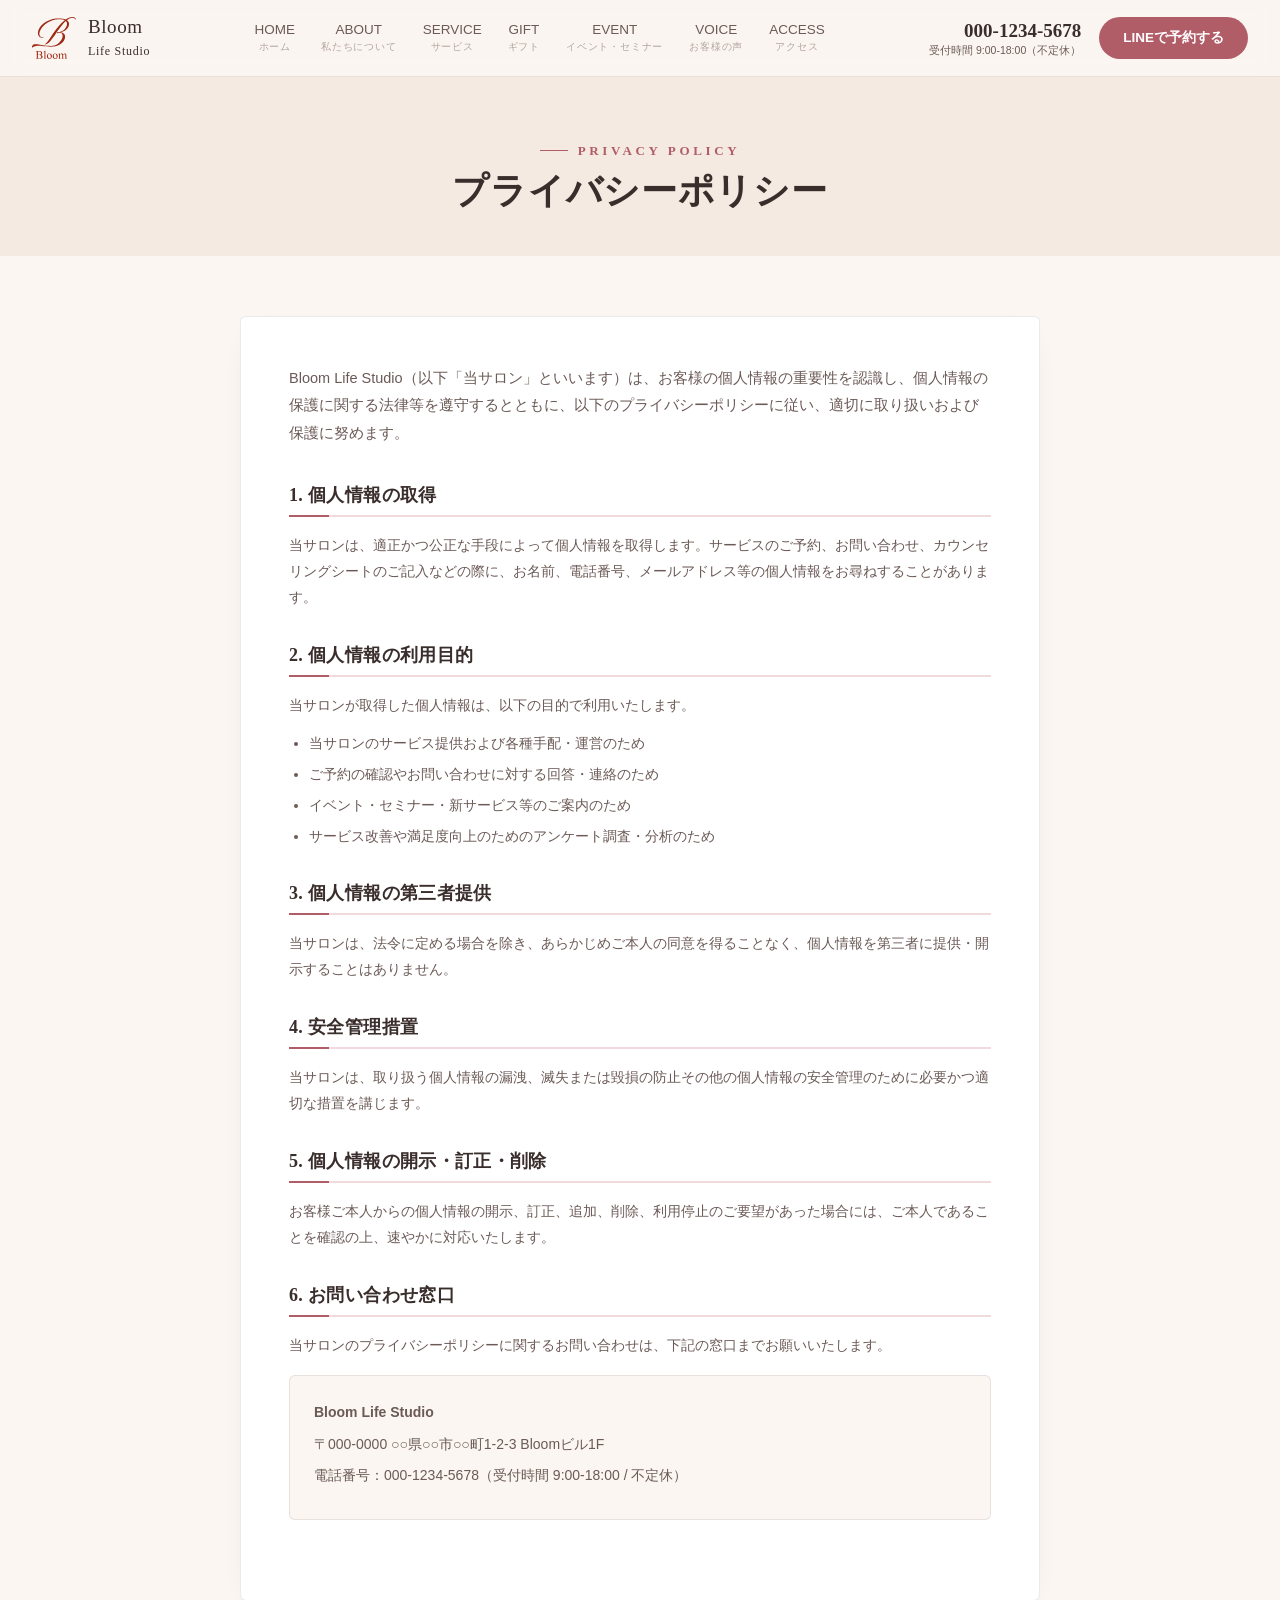
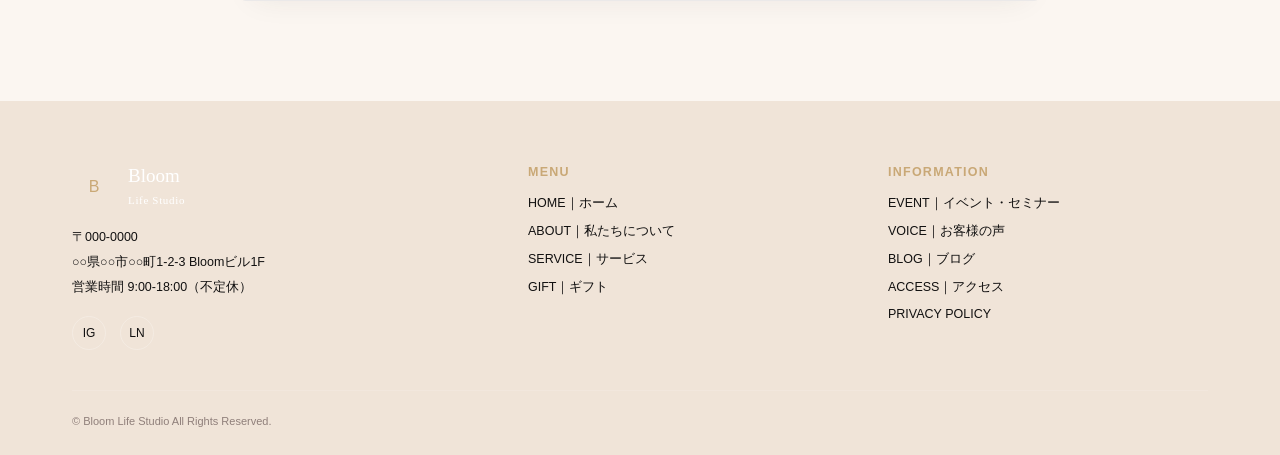
<file: privacy.html>
<!DOCTYPE html>
<html lang="ja">

<head>
  <meta charset="UTF-8">
  <meta name="viewport" content="width=device-width, initial-scale=1.0">
  <title>プライバシーポリシー | Bloom Life Studio</title>
  <link rel="preconnect" href="https://fonts.googleapis.com">
  <link rel="stylesheet" href="style.css">
  <style>
    /* プライバシーポリシー専用スタイル */
    .privacy-hero {
      background: var(--cream-deep);
      padding: 60px 0 40px;
      text-align: center;
    }
    .privacy-hero h1 {
      font-size: clamp(26px, 3.2vw, 36px);
      color: var(--ink);
      margin-top: 8px;
    }
    .privacy-content {
      padding: 60px 0 100px;
    }
    .privacy-container {
      max-width: 800px;
      margin: 0 auto;
      background: #fff;
      padding: 48px;
      border-radius: 6px;
      border: 1px solid var(--line);
      box-shadow: 0 10px 30px -15px rgba(58, 46, 44, 0.1);
    }
    .privacy-intro {
      font-size: 14.5px;
      line-height: 1.9;
      color: var(--ink-soft);
      margin-bottom: 36px;
    }
    .privacy-section {
      margin-bottom: 32px;
    }
    .privacy-section h2 {
      font-size: 18px;
      color: var(--ink);
      border-bottom: 2px solid var(--rose-pale);
      padding-bottom: 8px;
      margin-bottom: 16px;
      position: relative;
    }
    .privacy-section h2::after {
      content: "";
      position: absolute;
      bottom: -2px;
      left: 0;
      width: 40px;
      height: 2px;
      background: var(--rose-deep);
    }
    .privacy-section p {
      font-size: 14px;
      line-height: 1.85;
      color: var(--ink-soft);
      margin-bottom: 12px;
    }
    .privacy-section ul {
      list-style: disc;
      padding-left: 20px;
      margin-bottom: 12px;
    }
    .privacy-section li {
      font-size: 14px;
      line-height: 1.8;
      color: var(--ink-soft);
      margin-bottom: 6px;
    }
    .privacy-contact {
      background: var(--cream);
      padding: 24px;
      border-radius: 6px;
      border: 1px solid var(--line);
      margin-top: 16px;
    }
    .privacy-contact p {
      margin-bottom: 6px;
    }

    @media (max-width: 640px) {
      .privacy-container {
        padding: 24px 18px;
      }
    }
  </style>
</head>

<body>

  <header>
    <div class="header-inner">
      <a href="index.html" class="logo">
        <div class="logo-mark"><img src="img/logo.svg" alt=""></div>
        <div class="logo-text">
          <div class="en">Bloom<br><span style="font-size:12px;letter-spacing:.06em;">Life Studio</span></div>
        </div>
      </a>
      <nav class="main-nav">
        <a href="index.html#hero">HOME<span class="sub">ホーム</span></a>
        <a href="index.html#about">ABOUT<span class="sub">私たちについて</span></a>
        <a href="index.html#service">SERVICE<span class="sub">サービス</span></a>
        <a href="index.html#gift">GIFT<span class="sub">ギフト</span></a>
        <a href="index.html#event">EVENT<span class="sub">イベント・セミナー</span></a>
        <a href="index.html#voice">VOICE<span class="sub">お客様の声</span></a>
        <a href="index.html#access">ACCESS<span class="sub">アクセス</span></a>
      </nav>
      <div class="header-cta">
        <div class="tel-block">
          <div class="num">000-1234-5678</div>
          <div class="hours">受付時間 9:00-18:00（不定休）</div>
        </div>
        <a href="#" class="line-btn"><span class="label">LINEで予約する</span></a>
      </div>
      <button class="burger" aria-label="メニュー"><span></span><span></span><span></span></button>
    </div>
  </header>

  <section class="privacy-hero">
    <div class="wrap">
      <span class="eyebrow" style="justify-content:center;">PRIVACY POLICY</span>
      <h1>プライバシーポリシー</h1>
    </div>
  </section>

  <section class="privacy-content">
    <div class="wrap">
      <div class="privacy-container">
        <p class="privacy-intro">
          Bloom Life Studio（以下「当サロン」といいます）は、お客様の個人情報の重要性を認識し、個人情報の保護に関する法律等を遵守するとともに、以下のプライバシーポリシーに従い、適切に取り扱いおよび保護に努めます。
        </p>

        <div class="privacy-section">
          <h2>1. 個人情報の取得</h2>
          <p>当サロンは、適正かつ公正な手段によって個人情報を取得します。サービスのご予約、お問い合わせ、カウンセリングシートのご記入などの際に、お名前、電話番号、メールアドレス等の個人情報をお尋ねすることがあります。</p>
        </div>

        <div class="privacy-section">
          <h2>2. 個人情報の利用目的</h2>
          <p>当サロンが取得した個人情報は、以下の目的で利用いたします。</p>
          <ul>
            <li>当サロンのサービス提供および各種手配・運営のため</li>
            <li>ご予約の確認やお問い合わせに対する回答・連絡のため</li>
            <li>イベント・セミナー・新サービス等のご案内のため</li>
            <li>サービス改善や満足度向上のためのアンケート調査・分析のため</li>
          </ul>
        </div>

        <div class="privacy-section">
          <h2>3. 個人情報の第三者提供</h2>
          <p>当サロンは、法令に定める場合を除き、あらかじめご本人の同意を得ることなく、個人情報を第三者に提供・開示することはありません。</p>
        </div>

        <div class="privacy-section">
          <h2>4. 安全管理措置</h2>
          <p>当サロンは、取り扱う個人情報の漏洩、滅失または毀損の防止その他の個人情報の安全管理のために必要かつ適切な措置を講じます。</p>
        </div>

        <div class="privacy-section">
          <h2>5. 個人情報の開示・訂正・削除</h2>
          <p>お客様ご本人からの個人情報の開示、訂正、追加、削除、利用停止のご要望があった場合には、ご本人であることを確認の上、速やかに対応いたします。</p>
        </div>

        <div class="privacy-section">
          <h2>6. お問い合わせ窓口</h2>
          <p>当サロンのプライバシーポリシーに関するお問い合わせは、下記の窓口までお願いいたします。</p>
          <div class="privacy-contact">
            <p><strong>Bloom Life Studio</strong></p>
            <p>〒000-0000 ○○県○○市○○町1-2-3 Bloomビル1F</p>
            <p>電話番号：000-1234-5678（受付時間 9:00-18:00 / 不定休）</p>
          </div>
        </div>
      </div>
    </div>
  </section>

  <footer id="access">
    <div class="wrap">
      <div class="footer-grid">
        <div>
          <div class="footer-logo">
            <div class="logo-mark">B</div>
            <div>
              <div class="en">Bloom<br><span style="font-size:11px;letter-spacing:.06em;">Life Studio</span></div>
            </div>
          </div>
          <div class="footer-addr">
            〒000-0000<br>
            ○○県○○市○○町1-2-3 Bloomビル1F<br>
            営業時間 9:00-18:00（不定休）
          </div>
          <div class="footer-social">
            <a href="#" aria-label="Instagram">IG</a>
            <a href="#" aria-label="LINE">LN</a>
          </div>
        </div>
        <div class="footer-col">
          <h5>MENU</h5>
          <a href="index.html#hero">HOME｜ホーム</a>
          <a href="index.html#about">ABOUT｜私たちについて</a>
          <a href="index.html#service">SERVICE｜サービス</a>
          <a href="index.html#gift">GIFT｜ギフト</a>
        </div>
        <div class="footer-col">
          <h5>INFORMATION</h5>
          <a href="index.html#event">EVENT｜イベント・セミナー</a>
          <a href="index.html#voice">VOICE｜お客様の声</a>
          <a href="blog.html">BLOG｜ブログ</a>
          <a href="access.html">ACCESS｜アクセス</a>
          <a href="privacy.html">PRIVACY POLICY</a>
        </div>
      </div>
      <div class="footer-bottom">
        <span>© Bloom Life Studio All Rights Reserved.</span>
      </div>
    </div>
  </footer>

</body>

</html>
</file>
<file: style.css>
:root{
    --cream:#FBF6F1;
    --cream-deep:#F4EAE1;
    --rose:#C97B84;
    --rose-deep:#B15D68;
    --rose-pale:#F1DADD;
    --gold:#AD8A55;
    --ink:#3A2E2C;
    --ink-soft:#6B5A56;
    --line: rgba(58,46,44,0.1);
    --radius: 4px;
  }
  *{box-sizing:border-box; margin:0; padding:0;}
  html{scroll-behavior:smooth;}
  body{
    font-family:'Noto Sans JP', sans-serif;
    color:var(--ink);
    background:var(--cream);
    -webkit-font-smoothing:antialiased;
    overflow-x:hidden;
  }
  h1,h2,h3,.font-display{
    font-family:'Shippori Mincho', serif;
    font-weight:600;
    letter-spacing:.02em;
  }
  a{text-decoration:none; color:inherit;}
  ul{list-style:none;}
  img{display:block; max-width:100%;}
  .wrap{max-width:1200px; margin:0 auto; padding:0 32px;}
  .eyebrow{
    display:inline-flex; align-items:center; gap:10px;
    font-family:'Shippori Mincho', serif;
    color:var(--rose-deep);
    letter-spacing:.28em;
    font-size:13px;
    font-weight:600;
  }
  .eyebrow::before{content:""; width:28px; height:1px; background:var(--rose-deep);}
  .btn{
    display:inline-flex; align-items:center; justify-content:center; gap:8px;
    padding:15px 34px;
    border-radius:999px;
    font-size:14.5px;
    font-weight:600;
    letter-spacing:.04em;
    border:1px solid transparent;
    cursor:pointer;
    transition:transform .25s ease, box-shadow .25s ease, background .25s ease, color .25s ease;
    white-space:nowrap;
  }
  .btn-primary{background:var(--rose-deep); color:#fff; box-shadow:0 10px 24px -10px rgba(177,93,104,.6);}
  .btn-primary:hover{transform:translateY(-2px); box-shadow:0 14px 28px -10px rgba(177,93,104,.7);}
  .btn-outline{background:transparent; border-color:var(--ink); color:var(--ink);}
  .btn-outline:hover{background:var(--ink); color:#fff; transform:translateY(-2px);}
  .btn-ghost{border:1px solid var(--line); color:var(--ink-soft); font-size:13px; padding:9px 22px;}
  .btn-ghost:hover{border-color:var(--rose-deep); color:var(--rose-deep);}

  /* ===== Header ===== */
  header{
    position:sticky; top:0; z-index:100;
    background:rgba(251,246,241,0.9);
    backdrop-filter:blur(10px);
    border-bottom:1px solid var(--line);
  }
  .header-inner{
    max-width:1300px; margin:0 auto; padding:16px 32px;
    display:flex; align-items:center; justify-content:space-between; gap:24px;
  }
  .logo{display:flex; align-items:center; gap:12px;}
  .logo-mark{
    width:44px; height:44px;
    display:flex; align-items:center; justify-content:center;
    flex-shrink:0;
  }
  .logo-text{line-height:1.15;}
  .logo-text .en{font-family:'Shippori Mincho',serif; font-size:19px; color:var(--ink); letter-spacing:.03em;}
  .logo-text .jp{font-size:10.5px; color:var(--ink-soft); letter-spacing:.12em;}
  nav.main-nav{display:flex; gap:26px;}
  nav.main-nav a{
    font-size:13.5px; color:var(--ink-soft); font-weight:500;
    display:flex; flex-direction:column; align-items:center; gap:3px;
    position:relative; padding:4px 0;
  }
  nav.main-nav a .sub{font-size:10px; letter-spacing:.08em; color:#b3a49f;}
  nav.main-nav a::after{
    content:""; position:absolute; bottom:-3px; left:50%; transform:translateX(-50%);
    width:0; height:1.5px; background:var(--rose-deep); transition:width .25s ease;
  }
  nav.main-nav a:hover{color:var(--rose-deep);}
  nav.main-nav a:hover::after{width:70%;}
  .header-cta{display:flex; align-items:center; gap:18px;}
  .header-cta .line-btn{
    background:var(--rose-deep); color:#fff; padding:12px 24px; border-radius:999px;
    font-size:13.5px; font-weight:600; display:flex; align-items:center; gap:7px;
  }
  .header-cta .line-btn:hover{background:var(--ink);}
  .tel-block{text-align:right; line-height:1.3;}
  .tel-block .num{font-family:'Shippori Mincho',serif; font-size:19px; color:var(--ink); font-weight:600;}
  .tel-block .hours{font-size:10.5px; color:var(--ink-soft);}
  .burger{display:none; flex-direction:column; gap:5px; cursor:pointer; background:none; border:none;}
  .burger span{width:24px; height:2px; background:var(--ink);}

  /* ===== Hero ===== */
  .hero{position:relative; padding:88px 0 80px;}
  .hero-grid{
    max-width:1300px; margin:0 auto; padding:0 32px;
    display:grid; grid-template-columns:1fr 1fr; align-items:center; gap:60px;
  }
  .hero-copy .eyebrow{margin-bottom:22px;}
  .hero-copy h1{
    font-size:clamp(34px, 4.6vw, 54px);
    line-height:1.32;
    color:var(--ink);
  }
  .hero-copy h1 .accent{
    color:var(--rose-deep);
    position:relative;
  }
  .hero-copy p.lead{
    margin-top:22px; font-size:15.5px; line-height:1.9; color:var(--ink-soft);
    max-width:460px;
  }
  .hero-actions{display:flex; gap:16px; margin-top:38px; flex-wrap:wrap;}
  .hero-visual{position:relative;}
  .hero-photo-frame{
    position:relative; border-radius:6px; overflow:hidden;
    aspect-ratio:4/3.1;
    box-shadow:0 30px 60px -25px rgba(58,46,44,.35);
  }
  .hero-photo-frame img{width:100%; height:100%; object-fit:cover;}
  .hero-badge{
    position:absolute; right:-18px; bottom:-30px;
    width:150px; height:150px; border-radius:50%;
    background:var(--cream);
    border:1px solid var(--rose-pale);
    display:flex; align-items:center; justify-content:center; text-align:center;
    font-family:'Shippori Mincho', serif; font-size:14px; line-height:1.7; color:var(--rose-deep);
    box-shadow:0 18px 34px -14px rgba(58,46,44,.28);
    animation:spin 22s linear infinite;
  }
  .hero-badge span{display:block; animation:spin-rev 22s linear infinite;}
  @keyframes spin{from{transform:rotate(0)} to{transform:rotate(360deg)}}
  @keyframes spin-rev{from{transform:rotate(0)} to{transform:rotate(-360deg)}}
  .hero-badge-core{
    position:absolute; width:88px; height:88px; border-radius:50%;
    background:var(--rose-deep); color:#fff;
    display:flex; align-items:center; justify-content:center; text-align:center;
    font-size:11.5px; line-height:1.5; font-weight:600; letter-spacing:.02em;
  }
  .hero-deco{
    position:absolute; top:-40px; left:-40px; width:180px; height:180px;
    border-radius:50%; background:radial-gradient(circle,var(--rose-pale) 0%, transparent 70%);
    z-index:-1;
  }

  section{padding:100px 0;}
  .section-head{max-width:640px; margin-bottom:52px;}
  .section-head h2{font-size:clamp(24px,2.8vw,32px); margin-top:14px; line-height:1.5;}
  .section-head p{margin-top:14px; color:var(--ink-soft); font-size:14.5px; line-height:1.9;}
  .center{text-align:center; margin-left:auto; margin-right:auto;}

  /* ===== About ===== */
  .about{background:var(--cream-deep);}
  .about-top{
    display:grid; grid-template-columns:1fr 1fr; gap:64px; align-items:center; margin-bottom:70px;
  }
  .about-photo{border-radius:6px; overflow:hidden; aspect-ratio:5/3.6; box-shadow:0 24px 50px -22px rgba(58,46,44,.3);}
  .about-photo img{width:100%; height:100%; object-fit:cover;}
  .about-copy h2{font-size:clamp(22px,2.6vw,29px); margin:14px 0 20px;}
  .about-copy p{font-size:14.5px; line-height:2; color:var(--ink-soft);}
  .about-copy p + p{margin-top:14px;}
  .supports-head{text-align:center; margin-bottom:36px;}
  .supports-head h3{font-family:'Shippori Mincho',serif; font-size:22px;}
  .supports{
    display:grid; grid-template-columns:repeat(5,1fr); gap:20px;
  }
  .support-card{
    background:var(--cream);
    border:1px solid var(--line);
    border-radius:6px;
    padding:32px 18px 26px;
    text-align:center;
    transition:transform .25s ease, box-shadow .25s ease, border-color .25s ease;
  }
  .support-card:hover{transform:translateY(-6px); box-shadow:0 20px 34px -20px rgba(58,46,44,.3); border-color:var(--rose-pale);}
  .support-icon{
    width:56px; height:56px; margin:0 auto 16px;
    border-radius:50%; background:var(--rose-pale);
    display:flex; align-items:center; justify-content:center;
    color:var(--rose-deep);
  }
  .support-card .tag{
    font-family:'Shippori Mincho',serif; letter-spacing:.12em; font-size:12.5px; color:var(--gold); font-weight:600;
  }
  .support-card h4{font-size:15.5px; margin:8px 0 10px;}
  .support-card p{font-size:12.5px; color:var(--ink-soft); line-height:1.75;}

  /* ===== Service ===== */
  .service-grid{
    display:grid; grid-template-columns:repeat(3,1fr); gap:26px; margin-bottom:44px;
  }
  .service-card{
    border-radius:6px; overflow:hidden; background:#fff;
    border:1px solid var(--line);
    transition:transform .3s ease, box-shadow .3s ease;
  }
  .service-card:hover{transform:translateY(-6px); box-shadow:0 22px 40px -22px rgba(58,46,44,.32);}
  .service-photo{aspect-ratio:16/11; overflow:hidden;}
  .service-photo img{width:100%; height:100%; object-fit:cover; transition:transform .5s ease;}
  .service-card:hover .service-photo img{transform:scale(1.06);}
  .service-body{padding:22px 22px 26px;}
  .service-body h4{font-size:16.5px; margin-bottom:8px;}
  .service-body p{font-size:13px; color:var(--ink-soft); line-height:1.7;}
  .center-cta{text-align:center;}

  /* ===== Multi column (gift/event/voice/instagram) ===== */
  .quad{background:var(--cream-deep);}
  .quad-grid{
    display:grid; grid-template-columns:1fr 1fr 1fr 1fr; gap:36px;
  }
  .quad-col h3{
    font-family:'Shippori Mincho',serif; font-size:16.5px; letter-spacing:.03em;
    display:flex; align-items:center; justify-content:space-between; margin-bottom:4px;
  }
  .quad-col h3 .more{font-size:11px; color:var(--ink-soft); font-weight:400; font-family:'Noto Sans JP',sans-serif; display:flex; align-items:center; gap:3px;}
  .quad-col .desc{font-size:11.5px; color:var(--ink-soft); margin-bottom:18px;}

  .gift-grid{display:grid; grid-template-columns:1fr 1fr; gap:12px;}
  .gift-grid img{border-radius:4px; aspect-ratio:1/1; object-fit:cover; width:100%;}

  .event-list{display:flex; flex-direction:column; gap:16px;}
  .event-item{display:flex; gap:12px; align-items:center;background: var(--cream);padding: 10px;border-radius: 6px;}
  .event-item img{width:64px; height:64px; border-radius:4px; object-fit:cover; flex-shrink:0;}
  .event-tag{
    display:inline-block; font-size:9.5px; padding:2px 8px; border-radius:2px;
    background:var(--rose-pale); color:var(--rose-deep); font-weight:600; letter-spacing:.03em; margin-bottom:4px;
  }
  .etitle{font-size:12px; font-weight:600; line-height:1.4;}
  .event-item .etime{font-size:14px; color:var(--ink-soft);}

  .voice-list{display:flex; flex-direction:column; gap:16px;}
  .voice-card{background:#fff; border:1px solid var(--line); border-radius:6px; padding:16px;}
  .stars{color:var(--gold); font-size:12px; letter-spacing:1px; margin-bottom:8px;}
  .voice-card p{font-size:12px; color:var(--ink-soft); line-height:1.65; margin-bottom:8px;}
  .voice-card .who{font-size:11px; color:var(--rose-deep); font-weight:600;}

  .insta-grid{display:grid; grid-template-columns:repeat(3,1fr); gap:8px;}
  .insta-grid img{aspect-ratio:1/1; object-fit:cover; width:100%; border-radius:3px;}

  /* ===== CTA banner ===== */
  .cta-band{
    position:relative; padding:90px 0; text-align:center; overflow:hidden;
    background:linear-gradient(120deg, var(--rose-deep), #a8555f 60%, #96444f);
    color:#fff;
  }
  .cta-band::before, .cta-band::after{
    content:""; position:absolute; border-radius:50%;
    background:rgba(255,255,255,0.08);
  }
  .cta-band::before{width:340px; height:340px; top:-160px; left:-100px;}
  .cta-band::after{width:260px; height:260px; bottom:-140px; right:-60px;}
  .cta-band h2{font-size:clamp(22px,3vw,30px); position:relative; z-index:1; line-height:1.6;}
  .cta-band p{margin-top:14px; font-size:13.5px; opacity:.9; position:relative; z-index:1;}
  .cta-actions{display:flex; gap:16px; justify-content:center; margin-top:34px; position:relative; z-index:1; flex-wrap:wrap;}
  .cta-band .btn-outline{border-color:#fff; color:#fff;}
  .cta-band .btn-outline:hover{background:#fff; color:var(--rose-deep);}
  .cta-band .btn-primary{background:#fff; color:var(--rose-deep); box-shadow:none;}
  .cta-band .btn-primary:hover{background:var(--ink); color:#fff;}

  /* ===== Footer ===== */
  footer{background:#f0e4d8; color:#111010; padding:64px 0 28px;}
  .footer-grid{display:grid; grid-template-columns:1.3fr 1fr 1fr; gap:40px; padding-bottom:40px; border-bottom:1px solid rgba(255,255,255,.12);}
  .footer-logo{display:flex; align-items:center; gap:12px; margin-bottom:16px;}
  .footer-logo .logo-mark{border-color:#c9a876; color:#c9a876;}
  .footer-logo .en{font-family:'Shippori Mincho',serif; font-size:19px; color:#fff;}
  .footer-logo .jp{font-size:10px; color:#bba9a3;}
  .footer-addr{font-size:12.5px; line-height:2; color:#111010;}
  .footer-social{display:flex; gap:14px; margin-top:16px;}
  .footer-social a{width:34px; height:34px; border:1px solid rgba(255,255,255,.25); border-radius:50%; display:flex; align-items:center; justify-content:center; font-size:12px;}
  .footer-social a:hover{background:var(--rose-deep); border-color:var(--rose-deep);}
  .footer-col h5{font-size:12.5px; letter-spacing:.1em; color:#c9a876; margin-bottom:16px; font-weight:600;}
  .footer-col a{display:block; font-size:12.5px; color:#111010; margin-bottom:11px;}
  .footer-col a:hover{color:#fff;}
  .footer-bottom{padding-top:24px; display:flex; justify-content:space-between; font-size:11px; color:#8f7f7a; flex-wrap:wrap; gap:10px;}

  @media(max-width:1080px){
    nav.main-nav{display:none;}
    .burger{display:flex;}
    .tel-block{display:none;}
    .hero-grid, .about-top{grid-template-columns:1fr;}
    .hero-visual{order:-1;}
    .supports{grid-template-columns:repeat(3,1fr);}
    .service-grid{grid-template-columns:repeat(2,1fr);}
    .quad-grid{grid-template-columns:1fr 1fr; row-gap:44px;}
    .footer-grid{grid-template-columns:1fr; gap:30px;}
  }
  @media(max-width:640px){
    .wrap{padding:0 20px;}
    .hero{padding:56px 0 60px;}
    .hero-grid{padding:0 20px; gap:40px;}
    .hero-actions{flex-direction:column; align-items:stretch;}
    section{padding:64px 0;}
    .supports{grid-template-columns:repeat(2,1fr);}
    .service-grid{grid-template-columns:1fr;}
    .quad-grid{grid-template-columns:1fr;}
    .cta-actions{flex-direction:column; align-items:stretch;}
    .footer-bottom{flex-direction:column;}
    .header-cta .line-btn span.label{display:none;}
  }
/* ===== お客様の声「もっと見る」用スタイル ===== */
  .voice-hidden {
    display: none;
    flex-direction: column;
    gap: 16px;
  }
  .voice-hidden.is-open {
    display: flex;
  }
  .voice-more-btn {
    background: none;
    border: none;
    cursor: pointer;
    text-align: left;
    padding: 0;
    color: var(--ink);
    transition: opacity 0.2s ease;
  }
  .voice-more-btn:hover {
    opacity: 0.7;
  }
</file>
<file: access.css>
/* ===== ページヘッダー ===== */
.page-header {
  padding: 60px 0 40px;
  background: var(--cream-deep);
  border-bottom: 1px solid var(--line);
}
.page-header h1 {
  font-size: clamp(32px, 4vw, 44px);
  margin-top: 10px;
  color: var(--ink);
}
.page-header .lead {
  margin-top: 12px;
  font-size: 14.5px;
  color: var(--ink-soft);
}

/* ===== アクセス・マップ ===== */
.access-section {
  padding: 80px 0;
}
.access-map-grid {
  display: grid;
  grid-template-columns: 1.2fr 1fr;
  gap: 40px;
  align-items: stretch;
  margin-bottom: 80px;
}
.map-container {
  width: 100%;
  min-height: 380px;
  border-radius: 6px;
  overflow: hidden;
  border: 1px solid var(--line);
  box-shadow: 0 12px 30px -15px rgba(58,46,44,0.2);
}
.access-summary-card {
  background: #fff;
  border: 1px solid var(--line);
  border-radius: 6px;
  padding: 36px 30px;
  display: flex;
  flex-direction: column;
  justify-content: center;
}
.access-summary-card h2 {
  font-size: 24px;
  margin: 10px 0 14px;
  color: var(--ink);
}
.access-summary-card .address {
  font-size: 14px;
  line-height: 1.8;
  color: var(--ink-soft);
  margin-bottom: 20px;
  padding-bottom: 16px;
  border-bottom: 1px solid var(--line);
}
.info-list dl {
  display: flex;
  margin-bottom: 10px;
  font-size: 13.5px;
}
.info-list dt {
  width: 90px;
  font-weight: 600;
  color: var(--gold);
}
.info-list dd {
  color: var(--ink-soft);
}
.map-link-btn {
  margin-top: 24px;
  width: 100%;
}

/* ===== 交通手段カード ===== */
.route-guide {
  margin-bottom: 80px;
}
.route-grid {
  display: grid;
  grid-template-columns: repeat(3, 1fr);
  gap: 28px;
}
.route-card {
  background: #fff;
  border: 1px solid var(--line);
  border-radius: 6px;
  padding: 32px 24px;
  text-align: center;
}
.route-icon {
  width: 60px;
  height: 60px;
  margin: 0 auto 18px;
  border-radius: 50%;
  background: var(--rose-pale);
  color: var(--rose-deep);
  display: flex;
  align-items: center;
  justify-content: center;
}
.route-card h3 {
  font-size: 17px;
  margin-bottom: 12px;
}
.route-card .desc {
  font-size: 13px;
  color: var(--ink-soft);
  line-height: 1.8;
  text-align: left;
}

/* ===== 店舗詳細テーブル ===== */
.shop-detail {
  max-width: 900px;
  margin: 0 auto;
}
.detail-table {
  width: 100%;
  border-collapse: collapse;
  background: #fff;
  border-radius: 6px;
  overflow: hidden;
  border: 1px solid var(--line);
}
.detail-table th,
.detail-table td {
  padding: 18px 24px;
  font-size: 14px;
  border-bottom: 1px solid var(--line);
  line-height: 1.7;
}
.detail-table tr:last-child th,
.detail-table tr:last-child td {
  border-bottom: none;
}
.detail-table th {
  width: 28%;
  background: var(--cream-deep);
  color: var(--ink);
  font-weight: 600;
  text-align: left;
  vertical-align: top;
}
.detail-table td {
  color: var(--ink-soft);
}

/* レスポンシブ対応 */
@media (max-width: 960px) {
  .access-map-grid {
    grid-template-columns: 1fr;
  }
  .route-grid {
    grid-template-columns: 1fr;
  }
  .detail-table th,
  .detail-table td {
    display: block;
    width: 100%;
  }
  .detail-table th {
    padding-bottom: 6px;
    background: #fff;
    color: var(--gold);
  }
  .detail-table td {
    padding-top: 0;
  }
}
</file>
<file: form.css>
/* ===== フォーム専用スタイル ===== */
.form-main {
  padding: 80px 0;
  background: var(--cream-deep);
}
.form-container {
  max-width: 720px;
  margin: 0 auto;
  background: #fff;
  padding: 48px 40px;
  border-radius: 8px;
  box-shadow: 0 20px 40px -20px rgba(58,46,44,0.15);
  border: 1px solid var(--line);
}
.form-group {
  margin-bottom: 28px;
}
.form-group label {
  display: block;
  font-size: 14px;
  font-weight: 600;
  margin-bottom: 8px;
  color: var(--ink);
}
.required {
  background: var(--rose-deep);
  color: #fff;
  font-size: 10px;
  padding: 2px 6px;
  border-radius: 3px;
  margin-left: 6px;
  vertical-align: middle;
}
.form-group input[type="text"],
.form-group input[type="email"],
.form-group input[type="tel"],
.form-group input[type="datetime-local"],
.form-group textarea {
  width: 100%;
  padding: 14px 16px;
  border: 1px solid var(--line);
  border-radius: 4px;
  font-family: 'Noto Sans JP', sans-serif;
  font-size: 14px;
  background: var(--cream);
  color: var(--ink);
  transition: border-color 0.2s ease, box-shadow 0.2s ease;
}
.form-group input:focus,
.form-group textarea:focus {
  outline: none;
  border-color: var(--rose-deep);
  box-shadow: 0 0 0 3px var(--rose-pale);
  background: #fff;
}
.checkbox-group {
  display: flex;
  flex-direction: column;
  gap: 10px;
  margin-top: 6px;
}
.checkbox-group label {
  font-weight: normal;
  display: flex;
  align-items: center;
  gap: 8px;
  cursor: pointer;
  font-size: 13.5px;
}
.checkbox-group input[type="checkbox"] {
  width: 16px;
  height: 16px;
  accent-color: var(--rose-deep);
}
.form-submit {
  margin-top: 40px;
}

@media(max-width: 640px) {
  .form-container {
    padding: 24px 20px;
  }
}
</file>
